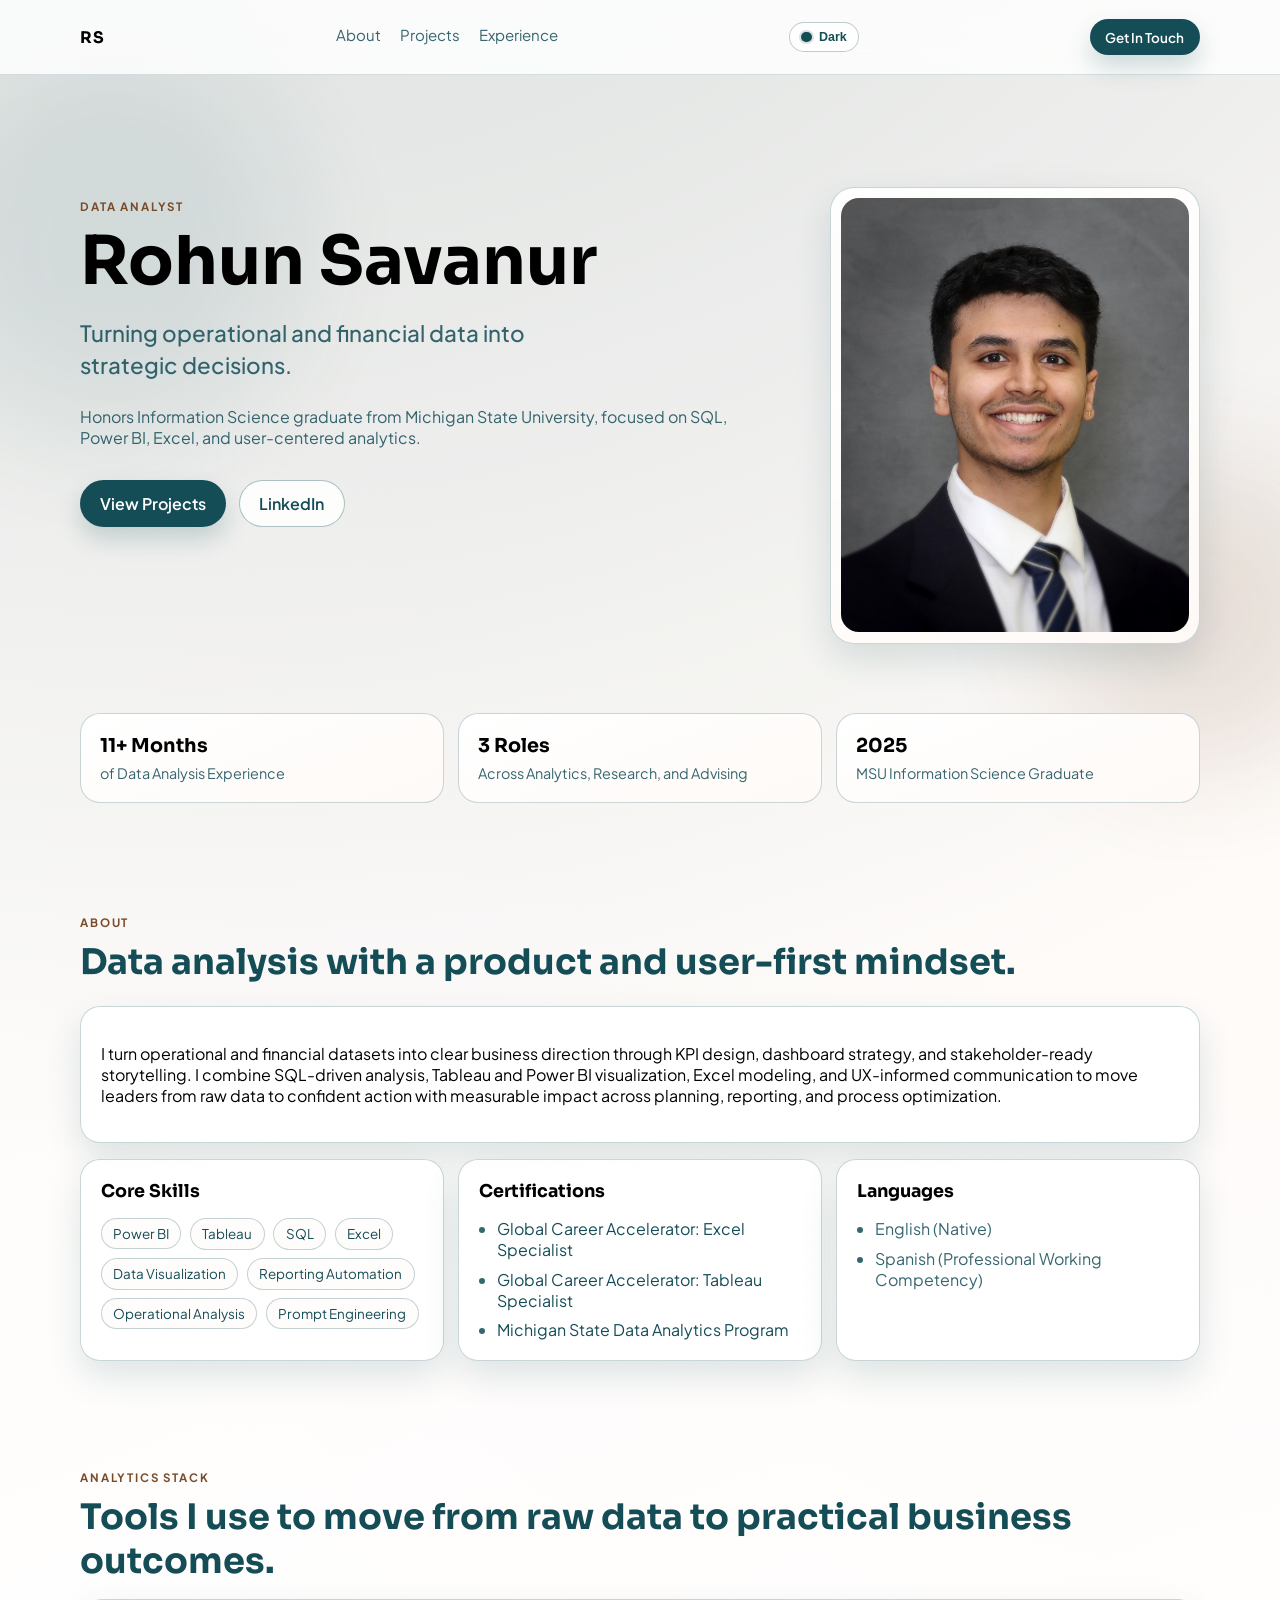
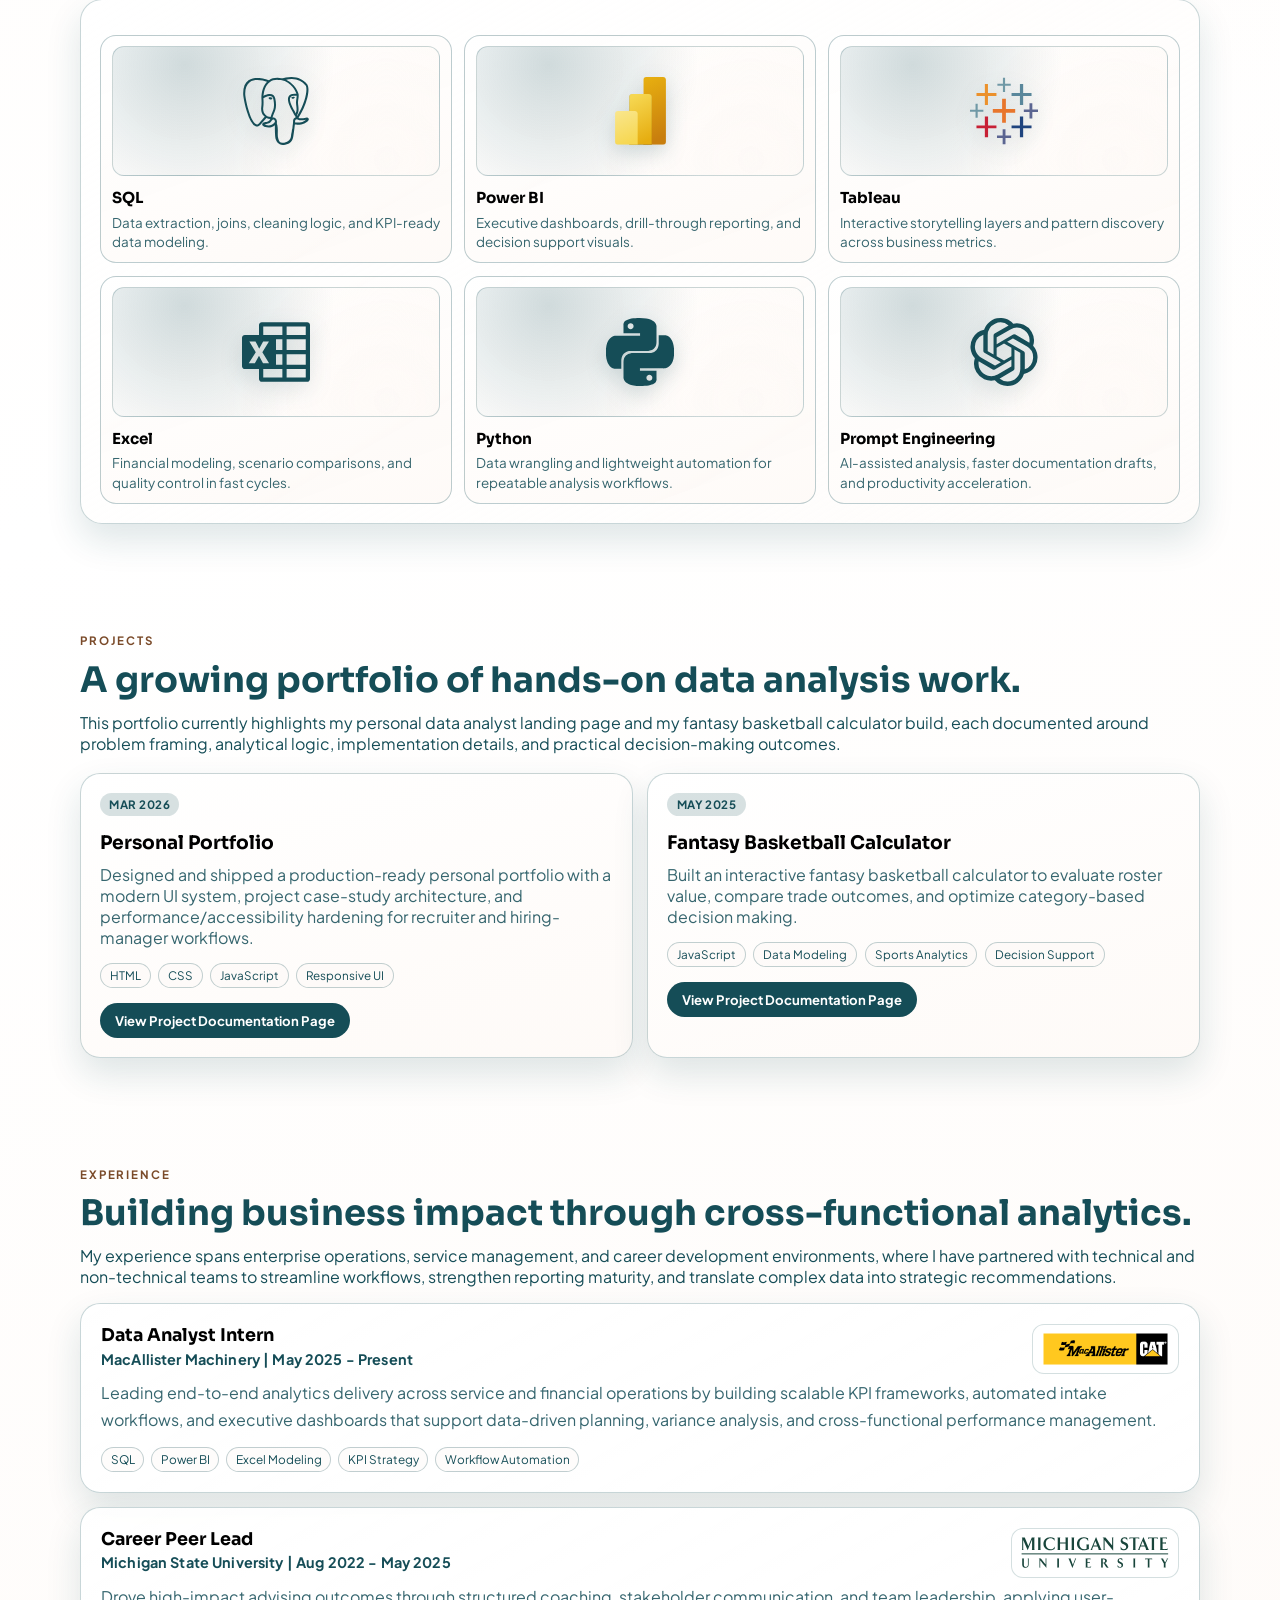
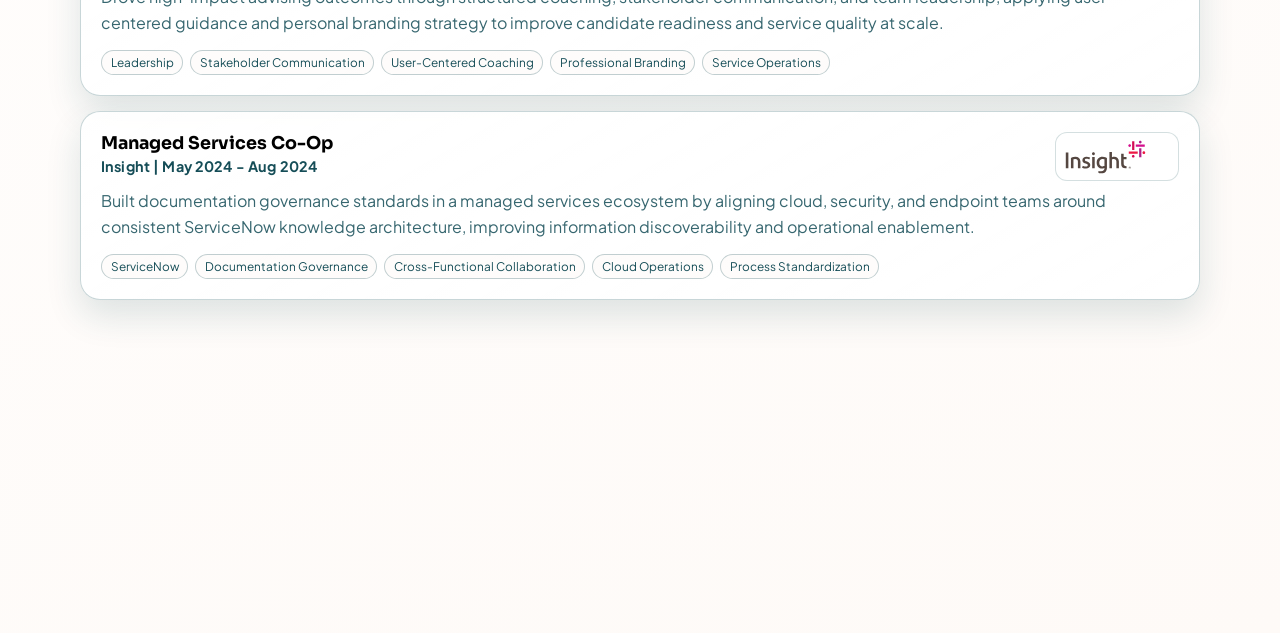
<file: index.html>
<!DOCTYPE html>
<html lang="en">
  <head>
    <meta charset="UTF-8" />
    <meta name="viewport" content="width=device-width, initial-scale=1.0" />
    <meta
      name="description"
      content="Rohun Savanur - Data Analyst portfolio featuring experience, skills, and data analysis projects."
    />
    <title>Rohun Savanur | Data Analyst</title>
    <link rel="preconnect" href="https://fonts.googleapis.com" />
    <link rel="preconnect" href="https://fonts.gstatic.com" crossorigin />
    <link
      rel="preload"
      as="style"
      href="https://fonts.googleapis.com/css2?family=Plus+Jakarta+Sans:wght@400;500;600;700&family=Sora:wght@500;600;700;800&display=swap"
    />
    <link
      href="https://fonts.googleapis.com/css2?family=Plus+Jakarta+Sans:wght@400;500;600;700&family=Sora:wght@500;600;700;800&display=swap"
      rel="stylesheet"
      media="print"
      onload="this.media='all'"
    />
    <noscript>
      <link
        href="https://fonts.googleapis.com/css2?family=Plus+Jakarta+Sans:wght@400;500;600;700&family=Sora:wght@500;600;700;800&display=swap"
        rel="stylesheet"
      />
    </noscript>
    <script>
      (() => {
        try {
          const storedTheme = localStorage.getItem("rohun-theme");
          const prefersDark = window.matchMedia("(prefers-color-scheme: dark)").matches;
          const theme = storedTheme || (prefersDark ? "dark" : "light");
          document.documentElement.setAttribute("data-theme", theme);
        } catch (_) {}
      })();
    </script>
    <link rel="preload" as="image" href="./assets/generated/portrait-clean-neutral.jpg" />
    <link rel="stylesheet" href="./styles.css?v=20260306-2805" />
  </head>
  <body>
    <a class="skip-link" href="#main-content">Skip to main content</a>
    <div class="page-noise" aria-hidden="true"></div>
    <div class="bg-orb orb-a" aria-hidden="true"></div>
    <div class="bg-orb orb-b" aria-hidden="true"></div>
    <div class="bg-orb orb-c" aria-hidden="true"></div>

    <header class="site-header">
      <div class="container nav-wrap">
        <a href="#top" class="brand">RS</a>
        <nav class="main-nav">
          <a href="#about">About</a>
          <a href="#projects">Projects</a>
          <a href="#experience">Experience</a>
        </nav>
        <button class="theme-toggle" id="theme-toggle" type="button" aria-label="Toggle dark mode" aria-pressed="false">
          <span class="theme-toggle-icon" aria-hidden="true"></span>
          <span class="theme-toggle-text">Dark</span>
        </button>
        <a class="btn btn-small" href="#contact">Get In Touch</a>
      </div>
    </header>

    <main id="main-content" tabindex="-1">
      <section id="top" class="hero container">
        <div class="hero-main">
          <p class="eyebrow reveal">Data Analyst</p>
          <h1 class="hero-title reveal">
            Rohun Savanur
            <span>Turning operational and financial data into strategic decisions.</span>
          </h1>
          <p class="hero-copy reveal">
            Honors Information Science graduate from Michigan State University, focused on
            SQL, Power BI, Excel, and user-centered analytics.
          </p>
          <div class="hero-actions reveal">
            <a class="btn" href="#projects">View Projects</a>
            <a class="btn btn-ghost" href="https://www.linkedin.com/in/rohun-savanur" target="_blank" rel="noreferrer">LinkedIn</a>
          </div>
        </div>
        <aside class="profile-card reveal" aria-label="Profile Photo">
          <img
            src="./assets/generated/portrait-clean-neutral.jpg"
            alt="Rohun Savanur portrait"
            class="profile-photo"
            loading="eager"
            decoding="async"
            fetchpriority="high"
            width="1200"
            height="1500"
            onerror="this.style.display='none';this.nextElementSibling.style.display='grid';"
          />
          <span class="photo-fallback" aria-hidden="true">RS</span>
        </aside>
        <ul class="hero-metrics reveal">
          <li>
            <strong>11+ Months</strong>
            <span>of Data Analysis Experience</span>
          </li>
          <li>
            <strong>3 Roles</strong>
            <span>Across Analytics, Research, and Advising</span>
          </li>
          <li>
            <strong>2025</strong>
            <span>MSU Information Science Graduate</span>
          </li>
        </ul>
      </section>

      <section id="about" class="container section">
        <div class="section-head reveal">
          <p class="eyebrow">About</p>
          <h2>Data analysis with a product and user-first mindset.</h2>
        </div>
        <div class="glass-card reveal about-summary">
          <p>
            I turn operational and financial datasets into clear business direction through KPI
            design, dashboard strategy, and stakeholder-ready storytelling. I combine
            SQL-driven analysis, Tableau and Power BI visualization, Excel modeling, and
            UX-informed communication to move leaders from raw data to confident action with
            measurable impact across planning, reporting, and process optimization.
          </p>
        </div>
        <div class="info-grid about-info-grid">
          <article class="glass-card reveal">
            <h3>Core Skills</h3>
            <div class="chip-list">
              <span>Power BI</span>
              <span>Tableau</span>
              <span>SQL</span>
              <span>Excel</span>
              <span>Data Visualization</span>
              <span>Reporting Automation</span>
              <span>Operational Analysis</span>
              <span>Prompt Engineering</span>
            </div>
          </article>
          <article class="glass-card reveal">
            <h3>Certifications</h3>
            <ul class="line-list">
              <li>
                <a
                  class="cert-link"
                  href="https://www.credential.net/4bf089e6-28fd-4d25-ae80-72ae07eb51d3#acc.ymshSMJB"
                  target="_blank"
                  rel="noreferrer"
                >
                  Global Career Accelerator: Excel Specialist
                </a>
              </li>
              <li>
                <a
                  class="cert-link"
                  href="https://www.credential.net/a03b7385-3b08-4fc4-b722-579c19a0cea2#acc.MQ4YEDSy"
                  target="_blank"
                  rel="noreferrer"
                >
                  Global Career Accelerator: Tableau Specialist
                </a>
              </li>
              <li>
                <a
                  class="cert-link"
                  href="https://www.credential.net/29228788-28ba-4c00-afea-074103724b46#acc.a4CGwIfx"
                  target="_blank"
                  rel="noreferrer"
                >
                  Michigan State Data Analytics Program
                </a>
              </li>
            </ul>
          </article>
          <article class="glass-card reveal">
            <h3>Languages</h3>
            <ul class="line-list">
              <li>English (Native)</li>
              <li>Spanish (Professional Working Competency)</li>
            </ul>
          </article>
        </div>
      </section>

      <section id="analytics-stack" class="container section">
        <div class="section-head reveal">
          <p class="eyebrow">Analytics Stack</p>
          <h2>Tools I use to move from raw data to practical business outcomes.</h2>
        </div>
        <div class="tools-showcase reveal" aria-label="Analytics Stack">
          <div class="tools-grid">
            <article class="tool-card">
              <div class="tool-photo">
                <img
                  src="./assets/tool-icons/sql.svg"
                  alt="SQL data querying tool icon"
                  loading="lazy"
                />
              </div>
              <h3>SQL</h3>
              <p>Data extraction, joins, cleaning logic, and KPI-ready data modeling.</p>
            </article>
            <article class="tool-card">
              <div class="tool-photo">
                <img
                  src="./assets/tool-icons/powerbi.svg"
                  alt="Power BI tool icon"
                  loading="lazy"
                />
              </div>
              <h3>Power BI</h3>
              <p>Executive dashboards, drill-through reporting, and decision support visuals.</p>
            </article>
            <article class="tool-card">
              <div class="tool-photo">
                <img
                  src="./assets/tool-icons/tableau.svg"
                  alt="Tableau tool icon"
                  loading="lazy"
                />
              </div>
              <h3>Tableau</h3>
              <p>Interactive storytelling layers and pattern discovery across business metrics.</p>
            </article>
            <article class="tool-card">
              <div class="tool-photo">
                <img
                  src="./assets/tool-icons/excel.svg"
                  alt="Microsoft Excel tool icon"
                  loading="lazy"
                />
              </div>
              <h3>Excel</h3>
              <p>Financial modeling, scenario comparisons, and quality control in fast cycles.</p>
            </article>
            <article class="tool-card">
              <div class="tool-photo">
                <img
                  src="./assets/tool-icons/python.svg"
                  alt="Python tool icon"
                  loading="lazy"
                />
              </div>
              <h3>Python</h3>
              <p>Data wrangling and lightweight automation for repeatable analysis workflows.</p>
            </article>
            <article class="tool-card">
              <div class="tool-photo">
                <img
                  src="./assets/tool-icons/prompt-engineering.svg"
                  alt="Prompt engineering and AI workflow icon"
                  loading="lazy"
                />
              </div>
              <h3>Prompt Engineering</h3>
              <p>AI-assisted analysis, faster documentation drafts, and productivity acceleration.</p>
            </article>
          </div>
        </div>
      </section>

      <section id="projects" class="container section">
        <div class="section-head reveal">
          <p class="eyebrow">Projects</p>
          <h2>A growing portfolio of hands-on data analysis work.</h2>
          <p>
            This portfolio currently highlights my personal data analyst landing page and my
            fantasy basketball calculator build, each documented around problem framing,
            analytical logic, implementation details, and practical decision-making outcomes.
          </p>
        </div>
        <div id="projects-grid" class="projects-grid"></div>
      </section>

      <section id="experience" class="container section">
        <div class="section-head reveal">
          <p class="eyebrow">Experience</p>
          <h2>Building business impact through cross-functional analytics.</h2>
          <p>
            My experience spans enterprise operations, service management, and career
            development environments, where I have partnered with technical and non-technical
            teams to streamline workflows, strengthen reporting maturity, and translate complex
            data into strategic recommendations.
          </p>
        </div>
        <div class="timeline">
          <article class="glass-card reveal">
            <div class="experience-head">
              <div>
                <h3>Data Analyst Intern</h3>
                <p class="role-meta">MacAllister Machinery | May 2025 - Present</p>
              </div>
              <div class="experience-logo-wrap">
                <img
                  class="experience-logo"
                  src="./assets/company-logos/macallister-machinery.png"
                  alt="MacAllister Machinery logo"
                  loading="lazy"
                  decoding="async"
                  width="214"
                  height="57"
                />
              </div>
            </div>
            <p class="experience-summary">
              Leading end-to-end analytics delivery across service and financial operations by
              building scalable KPI frameworks, automated intake workflows, and executive
              dashboards that support data-driven planning, variance analysis, and
              cross-functional performance management.
            </p>
            <div class="experience-skills">
              <span>SQL</span>
              <span>Power BI</span>
              <span>Excel Modeling</span>
              <span>KPI Strategy</span>
              <span>Workflow Automation</span>
            </div>
          </article>
          <article class="glass-card reveal">
            <div class="experience-head">
              <div>
                <h3>Career Peer Lead</h3>
                <p class="role-meta">Michigan State University | Aug 2022 - May 2025</p>
              </div>
              <div class="experience-logo-wrap">
                <img
                  class="experience-logo"
                  src="./assets/company-logos/michigan-state-university.svg"
                  alt="Michigan State University logo"
                  loading="lazy"
                  decoding="async"
                  width="160"
                  height="40"
                />
              </div>
            </div>
            <p class="experience-summary">
              Drove high-impact advising outcomes through structured coaching, stakeholder
              communication, and team leadership, applying user-centered guidance and personal
              branding strategy to improve candidate readiness and service quality at scale.
            </p>
            <div class="experience-skills">
              <span>Leadership</span>
              <span>Stakeholder Communication</span>
              <span>User-Centered Coaching</span>
              <span>Professional Branding</span>
              <span>Service Operations</span>
            </div>
          </article>
          <article class="glass-card reveal">
            <div class="experience-head">
              <div>
                <h3>Managed Services Co-Op</h3>
                <p class="role-meta">Insight | May 2024 - Aug 2024</p>
              </div>
              <div class="experience-logo-wrap">
                <img
                  class="experience-logo"
                  src="./assets/company-logos/insight.svg"
                  alt="Insight logo"
                  loading="lazy"
                  decoding="async"
                  width="160"
                  height="40"
                />
              </div>
            </div>
            <p class="experience-summary">
              Built documentation governance standards in a managed services ecosystem by
              aligning cloud, security, and endpoint teams around consistent ServiceNow
              knowledge architecture, improving information discoverability and operational
              enablement.
            </p>
            <div class="experience-skills">
              <span>ServiceNow</span>
              <span>Documentation Governance</span>
              <span>Cross-Functional Collaboration</span>
              <span>Cloud Operations</span>
              <span>Process Standardization</span>
            </div>
          </article>
        </div>
      </section>
    </main>

    <footer id="contact" class="container footer reveal">
      <div>
        <h2>Let's connect.</h2>
        <p>Open to data analyst opportunities and collaborations.</p>
      </div>
      <div class="contact-links">
        <a href="mailto:rohunsava@gmail.com">rohunsava@gmail.com</a>
        <a href="https://www.linkedin.com/in/rohun-savanur" target="_blank" rel="noreferrer">
          linkedin.com/in/rohun-savanur
        </a>
      </div>
      <p class="footer-note">(c) <span id="year"></span> Rohun Savanur</p>
    </footer>

    <script src="./script.js?v=20260306-2805"></script>
  </body>
</html>
</file>
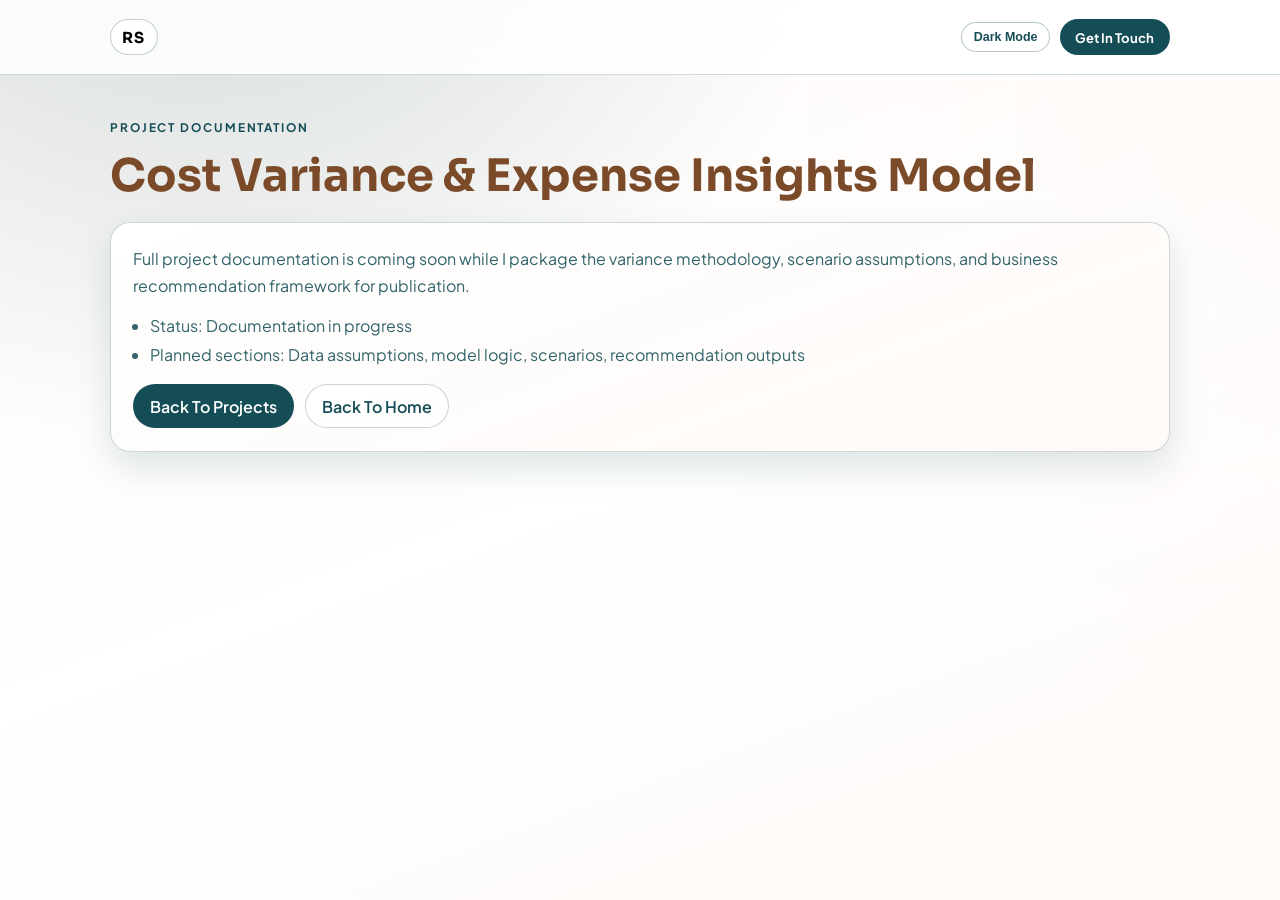
<file: projects/cost-variance-expense-insights-model.html>
<!DOCTYPE html>
<html lang="en">
  <head>
    <meta charset="UTF-8" />
    <meta name="viewport" content="width=device-width, initial-scale=1.0" />
    <title>Cost Variance & Expense Insights Model | Rohun Savanur</title>
    <link rel="preconnect" href="https://fonts.googleapis.com" />
    <link rel="preconnect" href="https://fonts.gstatic.com" crossorigin />
    <link
      href="https://fonts.googleapis.com/css2?family=Plus+Jakarta+Sans:wght@400;500;600;700&family=Sora:wght@500;600;700;800&display=swap"
      rel="stylesheet"
    />
    <script>
      (() => {
        try {
          const storedTheme = localStorage.getItem("rohun-theme");
          const prefersDark = window.matchMedia("(prefers-color-scheme: dark)").matches;
          const theme = storedTheme || (prefersDark ? "dark" : "light");
          document.documentElement.setAttribute("data-theme", theme);
        } catch (_) {}
      })();
    </script>
    <link rel="stylesheet" href="./project-doc.css?v=20260311-0001" />
  </head>
  <body>
    <header class="doc-header">
      <div class="container doc-nav-wrap">
        <a href="../index.html#top" class="doc-brand" aria-label="Back to home">RS</a>
        <div class="doc-nav-actions">
          <button class="doc-theme-toggle" id="doc-theme-toggle" type="button" aria-label="Toggle dark mode" aria-pressed="false">Dark Mode</button>
          <a class="doc-contact-btn" href="../index.html#contact">Get In Touch</a>
        </div>
      </div>
    </header>
    <main class="container doc-wrap">
      <p class="eyebrow">Project Documentation</p>
      <h1>Cost Variance & Expense Insights Model</h1>
      <article class="doc-card">
        <p>
          Full project documentation is coming soon while I package the variance methodology,
          scenario assumptions, and business recommendation framework for publication.
        </p>
        <ul class="doc-list">
          <li>Status: Documentation in progress</li>
          <li>Planned sections: Data assumptions, model logic, scenarios, recommendation outputs</li>
        </ul>
        <div class="actions">
          <a class="btn" href="../index.html#projects">Back To Projects</a>
          <a class="btn btn-ghost" href="../index.html">Back To Home</a>
        </div>
      </article>
    </main>
      <script>
      (() => {
        const key = "rohun-theme";
        const root = document.documentElement;
        const toggle = document.getElementById("doc-theme-toggle");
        if (!toggle) return;

        const setLabel = (theme) => {
          toggle.textContent = theme === "dark" ? "Light Mode" : "Dark Mode";
          toggle.setAttribute("aria-pressed", theme === "dark" ? "true" : "false");
        };

        const getTheme = () => (root.getAttribute("data-theme") === "dark" ? "dark" : "light");
        setLabel(getTheme());

        toggle.addEventListener("click", () => {
          const nextTheme = getTheme() === "dark" ? "light" : "dark";
          root.setAttribute("data-theme", nextTheme);
          try {
            localStorage.setItem(key, nextTheme);
          } catch (_) {}
          setLabel(nextTheme);
        });
      })();
    </script>
  </body>
</html>
</file>
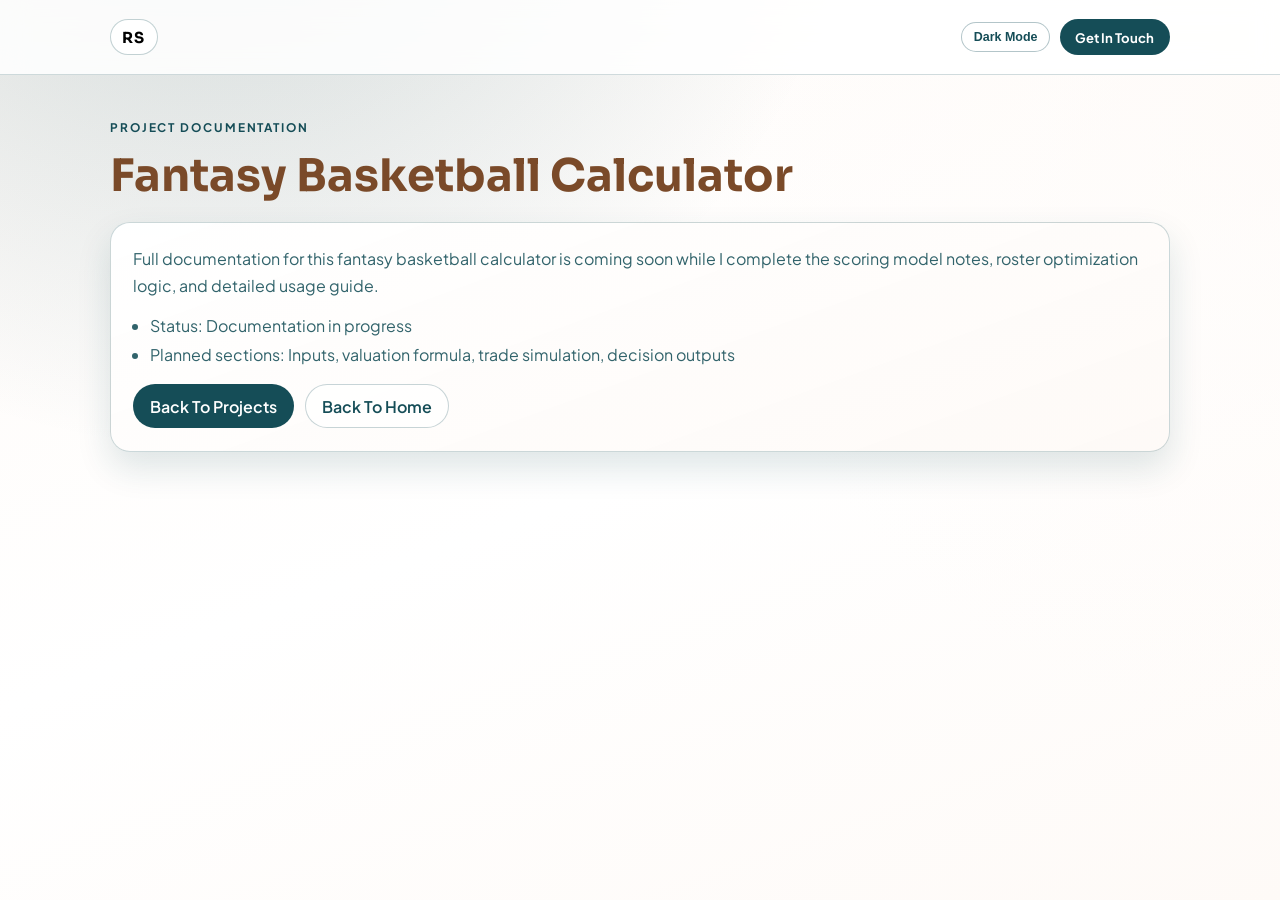
<file: projects/fantasy-basketball-calculator.html>
<!DOCTYPE html>
<html lang="en">
  <head>
    <meta charset="UTF-8" />
    <meta name="viewport" content="width=device-width, initial-scale=1.0" />
    <title>Fantasy Basketball Calculator | Rohun Savanur</title>
    <link rel="preconnect" href="https://fonts.googleapis.com" />
    <link rel="preconnect" href="https://fonts.gstatic.com" crossorigin />
    <link
      href="https://fonts.googleapis.com/css2?family=Plus+Jakarta+Sans:wght@400;500;600;700&family=Sora:wght@500;600;700;800&display=swap"
      rel="stylesheet"
    />
    <script>
      (() => {
        try {
          const storedTheme = localStorage.getItem("rohun-theme");
          const prefersDark = window.matchMedia("(prefers-color-scheme: dark)").matches;
          const theme = storedTheme || (prefersDark ? "dark" : "light");
          document.documentElement.setAttribute("data-theme", theme);
        } catch (_) {}
      })();
    </script>
    <link rel="stylesheet" href="./project-doc.css?v=20260311-0001" />
  </head>
  <body>
    <header class="doc-header">
      <div class="container doc-nav-wrap">
        <a href="../index.html#top" class="doc-brand" aria-label="Back to home">RS</a>
        <div class="doc-nav-actions">
          <button class="doc-theme-toggle" id="doc-theme-toggle" type="button" aria-label="Toggle dark mode" aria-pressed="false">Dark Mode</button>
          <a class="doc-contact-btn" href="../index.html#contact">Get In Touch</a>
        </div>
      </div>
    </header>
    <main class="container doc-wrap">
      <p class="eyebrow">Project Documentation</p>
      <h1>Fantasy Basketball Calculator</h1>
      <article class="doc-card">
        <p>
          Full documentation for this fantasy basketball calculator is coming soon while I
          complete the scoring model notes, roster optimization logic, and detailed usage guide.
        </p>
        <ul class="doc-list">
          <li>Status: Documentation in progress</li>
          <li>Planned sections: Inputs, valuation formula, trade simulation, decision outputs</li>
        </ul>
        <div class="actions">
          <a class="btn" href="../index.html#projects">Back To Projects</a>
          <a class="btn btn-ghost" href="../index.html">Back To Home</a>
        </div>
      </article>
    </main>
      <script>
      (() => {
        const key = "rohun-theme";
        const root = document.documentElement;
        const toggle = document.getElementById("doc-theme-toggle");
        if (!toggle) return;

        const setLabel = (theme) => {
          toggle.textContent = theme === "dark" ? "Light Mode" : "Dark Mode";
          toggle.setAttribute("aria-pressed", theme === "dark" ? "true" : "false");
        };

        const getTheme = () => (root.getAttribute("data-theme") === "dark" ? "dark" : "light");
        setLabel(getTheme());

        toggle.addEventListener("click", () => {
          const nextTheme = getTheme() === "dark" ? "light" : "dark";
          root.setAttribute("data-theme", nextTheme);
          try {
            localStorage.setItem(key, nextTheme);
          } catch (_) {}
          setLabel(nextTheme);
        });
      })();
    </script>
  </body>
</html>
</file>
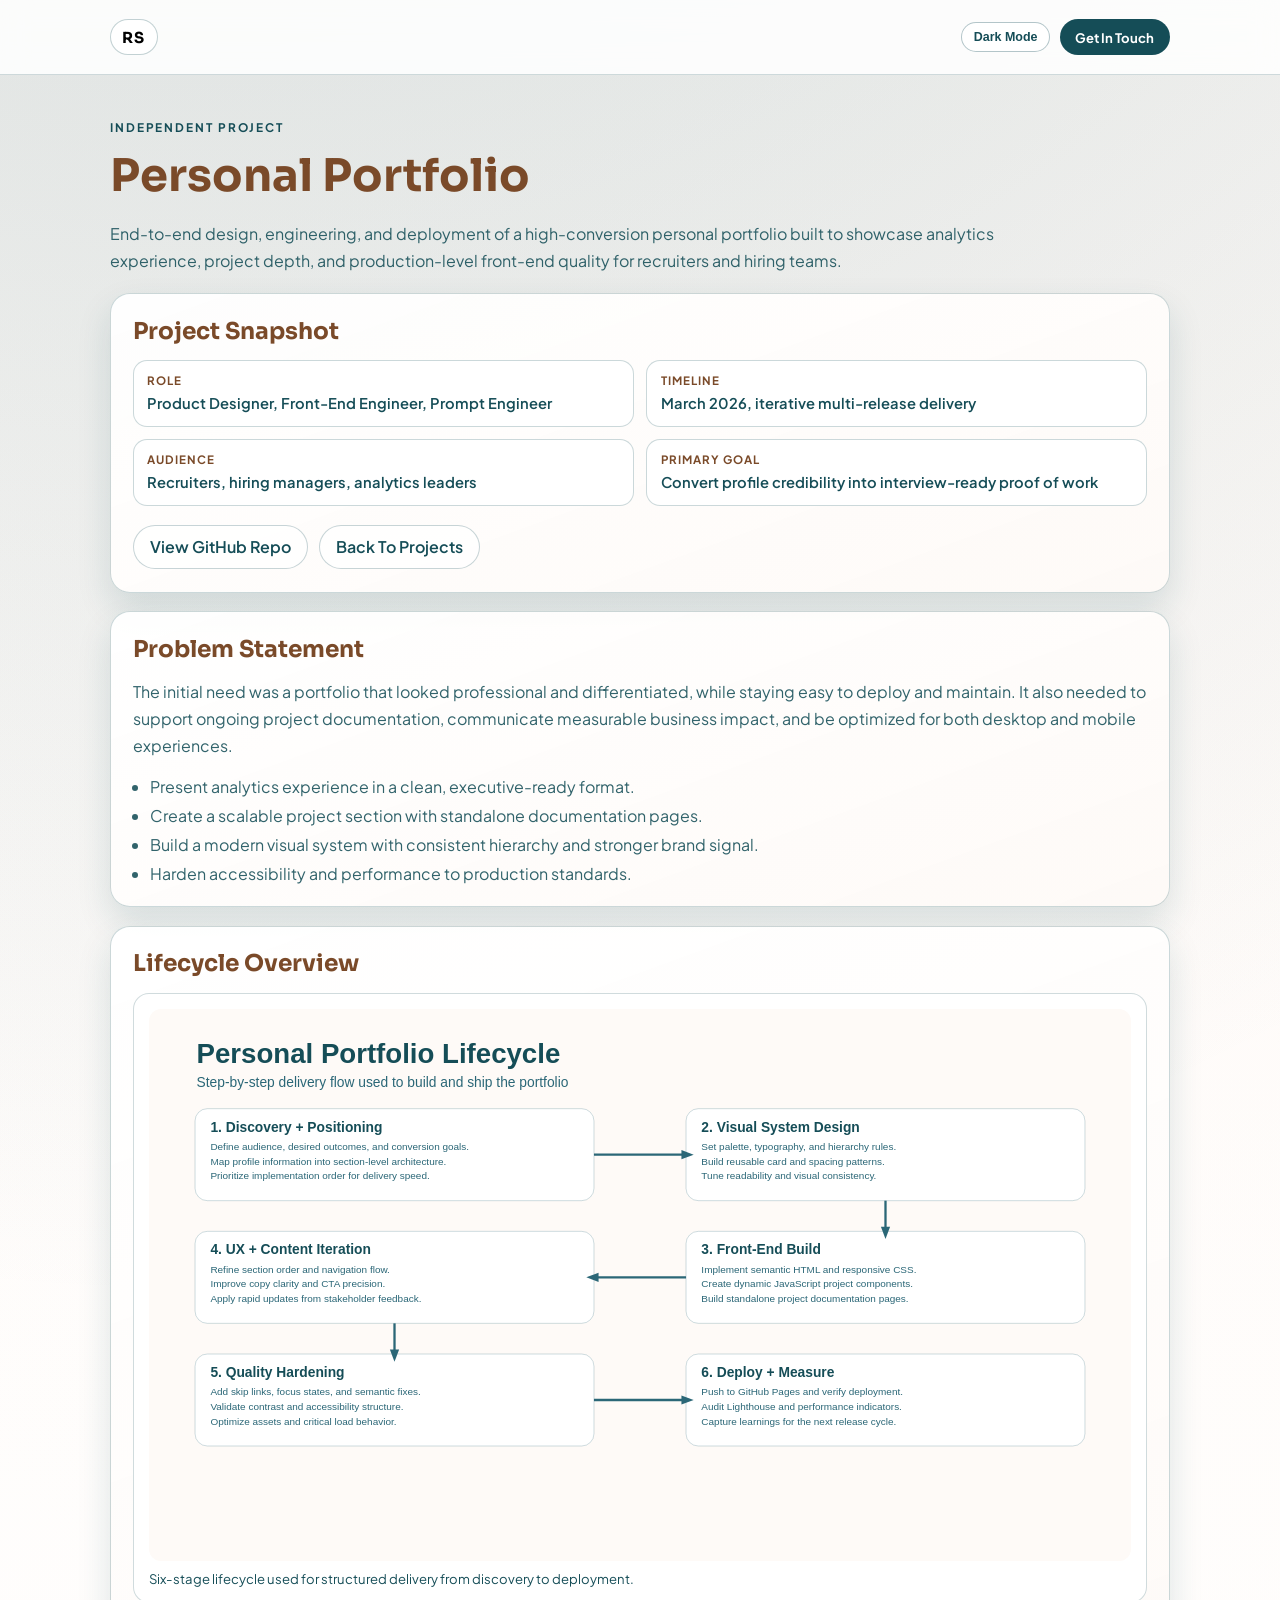
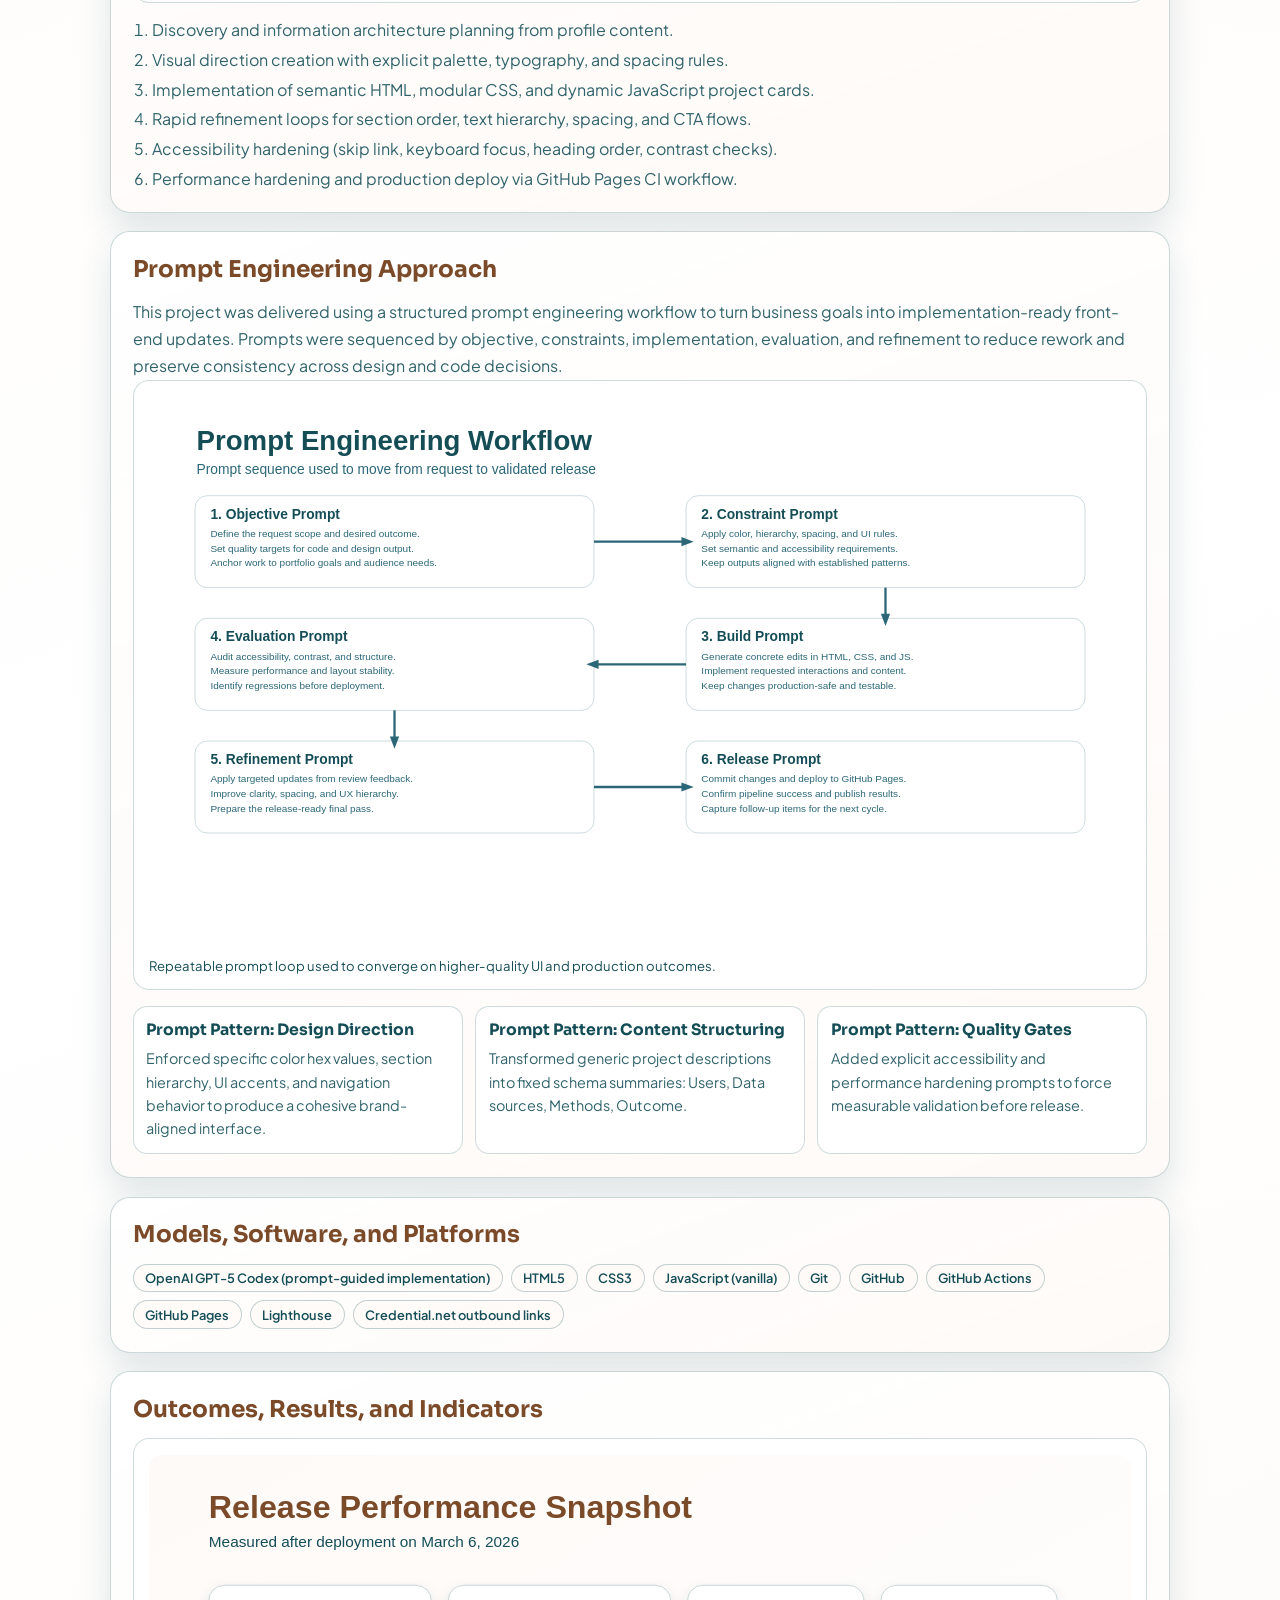
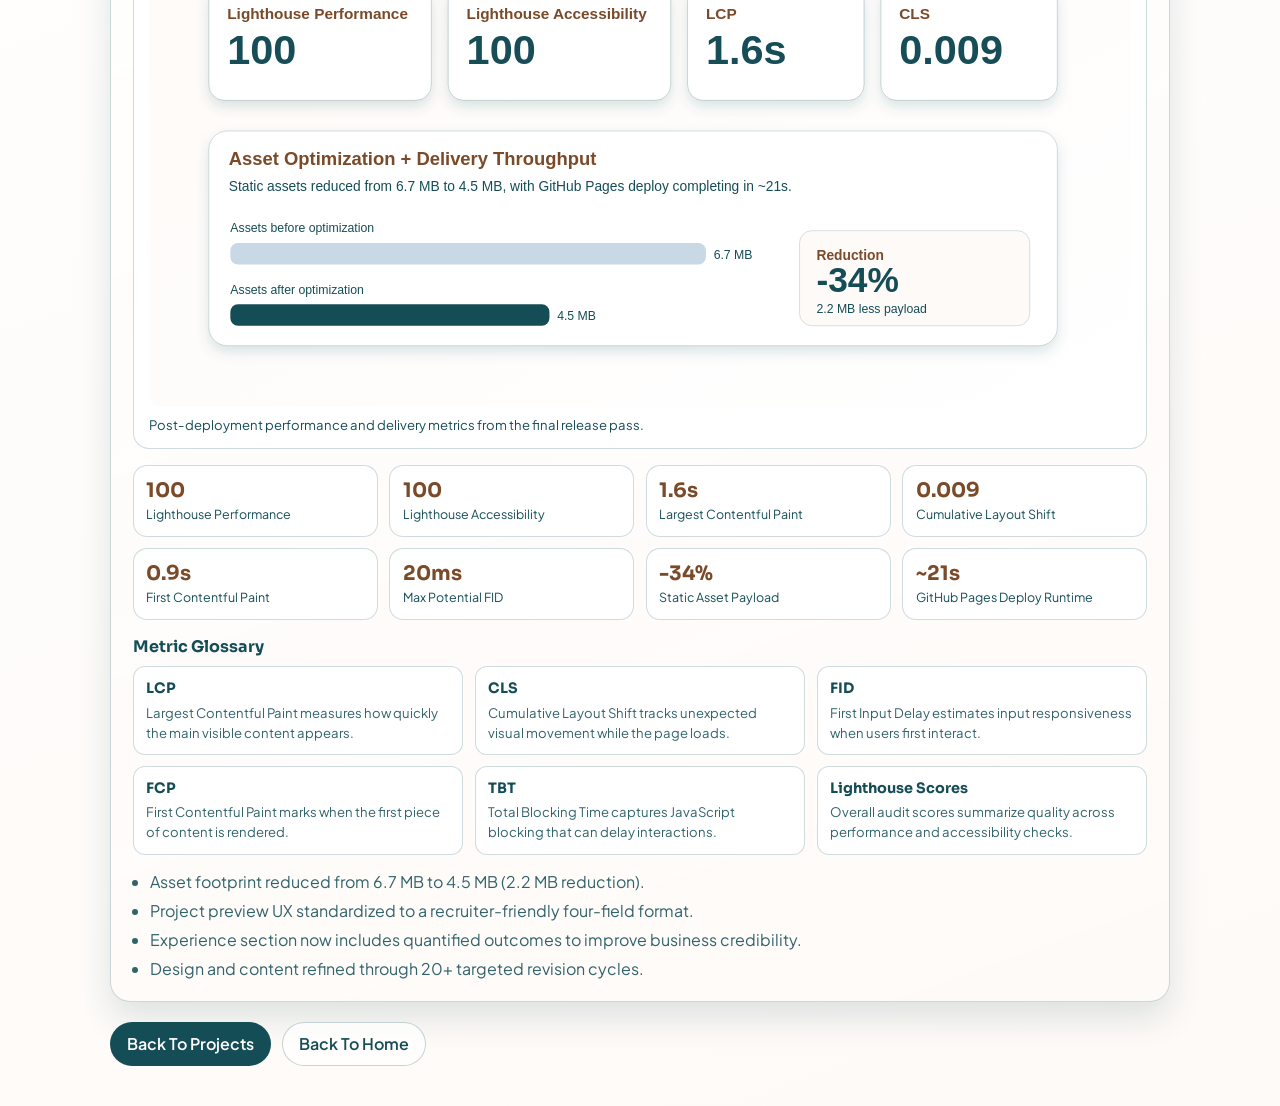
<file: projects/personal-data-analyst-landing-page.html>
<!DOCTYPE html>
<html lang="en">
  <head>
    <meta charset="UTF-8" />
    <meta name="viewport" content="width=device-width, initial-scale=1.0" />
    <title>Personal Portfolio Independent Project | Rohun Savanur</title>
    <link rel="preconnect" href="https://fonts.googleapis.com" />
    <link rel="preconnect" href="https://fonts.gstatic.com" crossorigin />
    <link
      href="https://fonts.googleapis.com/css2?family=Plus+Jakarta+Sans:wght@400;500;600;700&family=Sora:wght@500;600;700;800&display=swap"
      rel="stylesheet"
    />
    <script>
      (() => {
        try {
          const storedTheme = localStorage.getItem("rohun-theme");
          const prefersDark = window.matchMedia("(prefers-color-scheme: dark)").matches;
          const theme = storedTheme || (prefersDark ? "dark" : "light");
          document.documentElement.setAttribute("data-theme", theme);
        } catch (_) {}
      })();
    </script>
    <link rel="stylesheet" href="./project-doc.css?v=20260311-0001" />
  </head>
  <body>
    <header class="doc-header">
      <div class="container doc-nav-wrap">
        <a href="../index.html#top" class="doc-brand" aria-label="Back to home">RS</a>
        <div class="doc-nav-actions">
          <button class="doc-theme-toggle" id="doc-theme-toggle" type="button" aria-label="Toggle dark mode" aria-pressed="false">Dark Mode</button>
          <a class="doc-contact-btn" href="../index.html#contact">Get In Touch</a>
        </div>
      </div>
    </header>
    <main class="container doc-wrap">
      <p class="eyebrow">Independent Project</p>
      <h1>Personal Portfolio</h1>
      <p class="doc-lead">
        End-to-end design, engineering, and deployment of a high-conversion personal portfolio
        built to showcase analytics experience, project depth, and production-level front-end
        quality for recruiters and hiring teams.
      </p>

      <article class="doc-card case-section">
        <h2>Project Snapshot</h2>
        <div class="meta-grid">
          <div class="meta-item">
            <span class="meta-label">Role</span>
            <span class="meta-value">Product Designer, Front-End Engineer, Prompt Engineer</span>
          </div>
          <div class="meta-item">
            <span class="meta-label">Timeline</span>
            <span class="meta-value">March 2026, iterative multi-release delivery</span>
          </div>
          <div class="meta-item">
            <span class="meta-label">Audience</span>
            <span class="meta-value">Recruiters, hiring managers, analytics leaders</span>
          </div>
          <div class="meta-item">
            <span class="meta-label">Primary Goal</span>
            <span class="meta-value">Convert profile credibility into interview-ready proof of work</span>
          </div>
        </div>
        <div class="actions">
          <a class="btn btn-ghost" href="https://github.com/rohunsava/rohun-portfolio" target="_blank" rel="noreferrer">View GitHub Repo</a>
          <a class="btn btn-ghost" href="../index.html#projects">Back To Projects</a>
        </div>
      </article>

      <article class="doc-card case-section">
        <h2>Problem Statement</h2>
        <p>
          The initial need was a portfolio that looked professional and differentiated, while
          staying easy to deploy and maintain. It also needed to support ongoing project
          documentation, communicate measurable business impact, and be optimized for both
          desktop and mobile experiences.
        </p>
        <ul class="doc-list">
          <li>Present analytics experience in a clean, executive-ready format.</li>
          <li>Create a scalable project section with standalone documentation pages.</li>
          <li>Build a modern visual system with consistent hierarchy and stronger brand signal.</li>
          <li>Harden accessibility and performance to production standards.</li>
        </ul>
      </article>

      <article class="doc-card case-section">
        <h2>Lifecycle Overview</h2>
        <figure class="diagram">
          <img
            class="theme-diagram"
            data-light="../assets/case-study/portfolio-lifecycle.svg"
            data-dark="../assets/case-study/portfolio-lifecycle-dark.svg"
            src="../assets/case-study/portfolio-lifecycle.svg"
            alt="Portfolio lifecycle diagram showing strategy, design, build, quality assurance, deployment, and iteration phases."
            loading="lazy"
            width="1280"
            height="720"
          />
          <figcaption>
            Six-stage lifecycle used for structured delivery from discovery to deployment.
          </figcaption>
        </figure>
        <ol class="timeline-list">
          <li>Discovery and information architecture planning from profile content.</li>
          <li>Visual direction creation with explicit palette, typography, and spacing rules.</li>
          <li>Implementation of semantic HTML, modular CSS, and dynamic JavaScript project cards.</li>
          <li>Rapid refinement loops for section order, text hierarchy, spacing, and CTA flows.</li>
          <li>Accessibility hardening (skip link, keyboard focus, heading order, contrast checks).</li>
          <li>Performance hardening and production deploy via GitHub Pages CI workflow.</li>
        </ol>
      </article>

      <article class="doc-card case-section">
        <h2>Prompt Engineering Approach</h2>
        <p>
          This project was delivered using a structured prompt engineering workflow to turn
          business goals into implementation-ready front-end updates. Prompts were sequenced by
          objective, constraints, implementation, evaluation, and refinement to reduce rework
          and preserve consistency across design and code decisions.
        </p>
        <figure class="diagram">
          <img
            class="theme-diagram"
            data-light="../assets/case-study/prompt-engineering-loop.svg"
            data-dark="../assets/case-study/prompt-engineering-loop-dark.svg"
            src="../assets/case-study/prompt-engineering-loop.svg"
            alt="Prompt engineering loop diagram showing objective, constraint, implementation, evaluation, refinement, and release prompts."
            loading="lazy"
            width="1280"
            height="720"
          />
          <figcaption>
            Repeatable prompt loop used to converge on higher-quality UI and production outcomes.
          </figcaption>
        </figure>
        <div class="case-grid">
          <div class="case-card">
            <h3>Prompt Pattern: Design Direction</h3>
            <p>
              Enforced specific color hex values, section hierarchy, UI accents, and navigation
              behavior to produce a cohesive brand-aligned interface.
            </p>
          </div>
          <div class="case-card">
            <h3>Prompt Pattern: Content Structuring</h3>
            <p>
              Transformed generic project descriptions into fixed schema summaries:
              Users, Data sources, Methods, Outcome.
            </p>
          </div>
          <div class="case-card">
            <h3>Prompt Pattern: Quality Gates</h3>
            <p>
              Added explicit accessibility and performance hardening prompts to force measurable
              validation before release.
            </p>
          </div>
        </div>
      </article>

      <article class="doc-card case-section">
        <h2>Models, Software, and Platforms</h2>
        <div class="chip-list">
          <span>OpenAI GPT-5 Codex (prompt-guided implementation)</span>
          <span>HTML5</span>
          <span>CSS3</span>
          <span>JavaScript (vanilla)</span>
          <span>Git</span>
          <span>GitHub</span>
          <span>GitHub Actions</span>
          <span>GitHub Pages</span>
          <span>Lighthouse</span>
          <span>Credential.net outbound links</span>
        </div>
      </article>

      <article class="doc-card case-section">
        <h2>Outcomes, Results, and Indicators</h2>
        <figure class="diagram">
          <img
            class="theme-diagram"
            data-light="../assets/case-study/release-metrics.svg"
            data-dark="../assets/case-study/release-metrics-dark.svg"
            src="../assets/case-study/release-metrics.svg"
            alt="Release metrics image showing Lighthouse scores, LCP, CLS, and asset reduction results."
            loading="lazy"
            width="1280"
            height="720"
          />
          <figcaption>
            Post-deployment performance and delivery metrics from the final release pass.
          </figcaption>
        </figure>
        <div class="stat-grid">
          <div class="stat-card"><span class="stat-value">100</span><span class="stat-label">Lighthouse Performance</span></div>
          <div class="stat-card"><span class="stat-value">100</span><span class="stat-label">Lighthouse Accessibility</span></div>
          <div class="stat-card"><span class="stat-value">1.6s</span><span class="stat-label">Largest Contentful Paint</span></div>
          <div class="stat-card"><span class="stat-value">0.009</span><span class="stat-label">Cumulative Layout Shift</span></div>
          <div class="stat-card"><span class="stat-value">0.9s</span><span class="stat-label">First Contentful Paint</span></div>
          <div class="stat-card"><span class="stat-value">20ms</span><span class="stat-label">Max Potential FID</span></div>
          <div class="stat-card"><span class="stat-value">-34%</span><span class="stat-label">Static Asset Payload</span></div>
          <div class="stat-card"><span class="stat-value">~21s</span><span class="stat-label">GitHub Pages Deploy Runtime</span></div>
        </div>
        <div class="metric-definitions">
          <h3>Metric Glossary</h3>
          <div class="metric-grid">
            <article class="metric-card">
              <h4>LCP</h4>
              <p>Largest Contentful Paint measures how quickly the main visible content appears.</p>
            </article>
            <article class="metric-card">
              <h4>CLS</h4>
              <p>Cumulative Layout Shift tracks unexpected visual movement while the page loads.</p>
            </article>
            <article class="metric-card">
              <h4>FID</h4>
              <p>First Input Delay estimates input responsiveness when users first interact.</p>
            </article>
            <article class="metric-card">
              <h4>FCP</h4>
              <p>First Contentful Paint marks when the first piece of content is rendered.</p>
            </article>
            <article class="metric-card">
              <h4>TBT</h4>
              <p>Total Blocking Time captures JavaScript blocking that can delay interactions.</p>
            </article>
            <article class="metric-card">
              <h4>Lighthouse Scores</h4>
              <p>Overall audit scores summarize quality across performance and accessibility checks.</p>
            </article>
          </div>
        </div>
        <ul class="doc-list">
          <li>Asset footprint reduced from 6.7 MB to 4.5 MB (2.2 MB reduction).</li>
          <li>Project preview UX standardized to a recruiter-friendly four-field format.</li>
          <li>Experience section now includes quantified outcomes to improve business credibility.</li>
          <li>Design and content refined through 20+ targeted revision cycles.</li>
        </ul>
      </article>

      <div class="actions">
        <a class="btn" href="../index.html#projects">Back To Projects</a>
        <a class="btn btn-ghost" href="../index.html">Back To Home</a>
      </div>
    </main>
      <script>
      (() => {
        const key = "rohun-theme";
        const root = document.documentElement;
        const toggle = document.getElementById("doc-theme-toggle");
        if (!toggle) return;

        const themeDiagrams = document.querySelectorAll(".theme-diagram");

        const syncDiagrams = (theme) => {
          themeDiagrams.forEach((img) => {
            const light = img.getAttribute("data-light");
            const dark = img.getAttribute("data-dark");
            if (!light || !dark) return;
            img.src = theme === "dark" ? dark : light;
          });
        };

        const setLabel = (theme) => {
          toggle.textContent = theme === "dark" ? "Light Mode" : "Dark Mode";
          toggle.setAttribute("aria-pressed", theme === "dark" ? "true" : "false");
          syncDiagrams(theme);
        };

        const getTheme = () => (root.getAttribute("data-theme") === "dark" ? "dark" : "light");
        setLabel(getTheme());

        toggle.addEventListener("click", () => {
          const nextTheme = getTheme() === "dark" ? "light" : "dark";
          root.setAttribute("data-theme", nextTheme);
          try {
            localStorage.setItem(key, nextTheme);
          } catch (_) {}
          setLabel(nextTheme);
        });
      })();
    </script>
  </body>
</html>
</file>
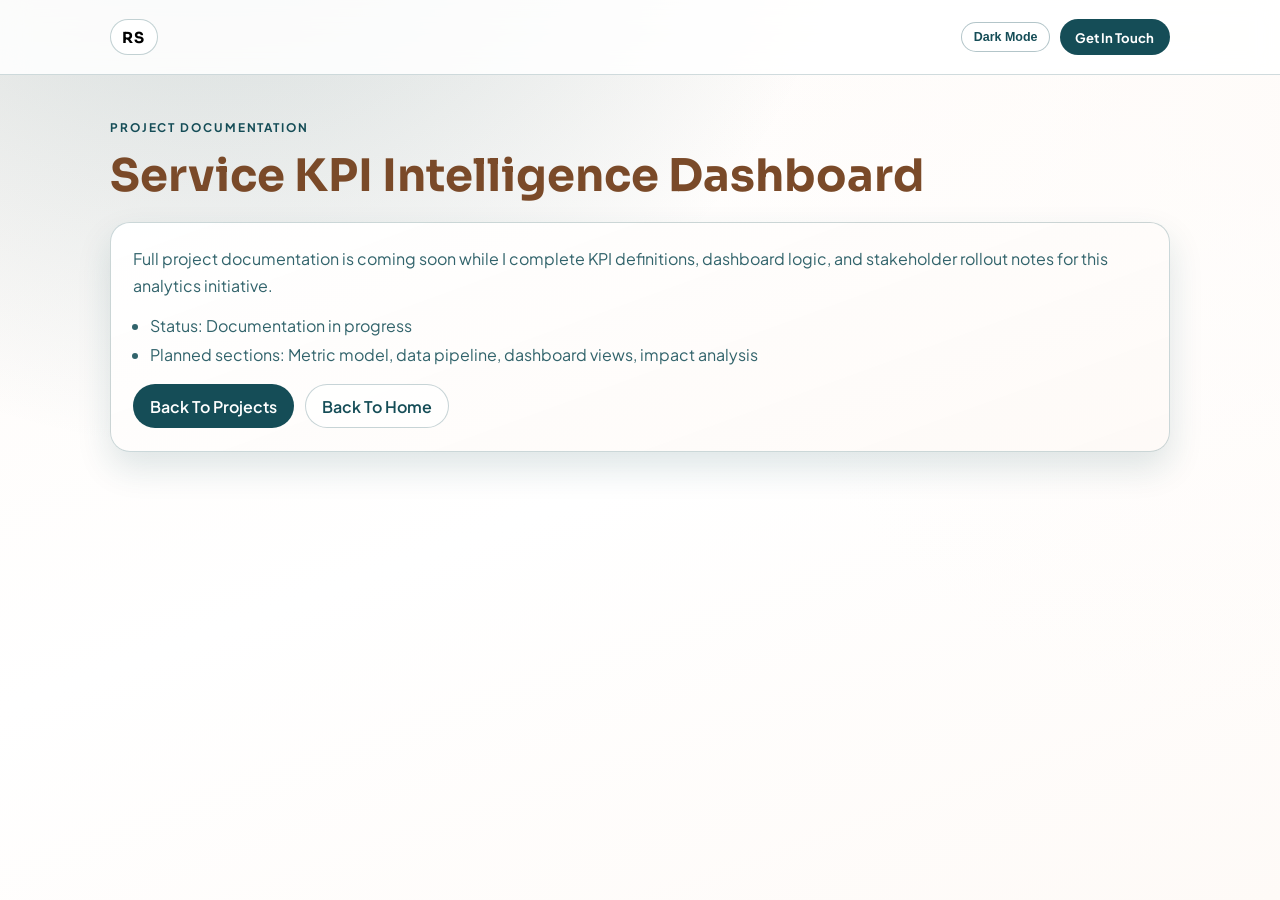
<file: projects/service-kpi-intelligence-dashboard.html>
<!DOCTYPE html>
<html lang="en">
  <head>
    <meta charset="UTF-8" />
    <meta name="viewport" content="width=device-width, initial-scale=1.0" />
    <title>Service KPI Intelligence Dashboard | Rohun Savanur</title>
    <link rel="preconnect" href="https://fonts.googleapis.com" />
    <link rel="preconnect" href="https://fonts.gstatic.com" crossorigin />
    <link
      href="https://fonts.googleapis.com/css2?family=Plus+Jakarta+Sans:wght@400;500;600;700&family=Sora:wght@500;600;700;800&display=swap"
      rel="stylesheet"
    />
    <script>
      (() => {
        try {
          const storedTheme = localStorage.getItem("rohun-theme");
          const prefersDark = window.matchMedia("(prefers-color-scheme: dark)").matches;
          const theme = storedTheme || (prefersDark ? "dark" : "light");
          document.documentElement.setAttribute("data-theme", theme);
        } catch (_) {}
      })();
    </script>
    <link rel="stylesheet" href="./project-doc.css?v=20260311-0001" />
  </head>
  <body>
    <header class="doc-header">
      <div class="container doc-nav-wrap">
        <a href="../index.html#top" class="doc-brand" aria-label="Back to home">RS</a>
        <div class="doc-nav-actions">
          <button class="doc-theme-toggle" id="doc-theme-toggle" type="button" aria-label="Toggle dark mode" aria-pressed="false">Dark Mode</button>
          <a class="doc-contact-btn" href="../index.html#contact">Get In Touch</a>
        </div>
      </div>
    </header>
    <main class="container doc-wrap">
      <p class="eyebrow">Project Documentation</p>
      <h1>Service KPI Intelligence Dashboard</h1>
      <article class="doc-card">
        <p>
          Full project documentation is coming soon while I complete KPI definitions,
          dashboard logic, and stakeholder rollout notes for this analytics initiative.
        </p>
        <ul class="doc-list">
          <li>Status: Documentation in progress</li>
          <li>Planned sections: Metric model, data pipeline, dashboard views, impact analysis</li>
        </ul>
        <div class="actions">
          <a class="btn" href="../index.html#projects">Back To Projects</a>
          <a class="btn btn-ghost" href="../index.html">Back To Home</a>
        </div>
      </article>
    </main>
      <script>
      (() => {
        const key = "rohun-theme";
        const root = document.documentElement;
        const toggle = document.getElementById("doc-theme-toggle");
        if (!toggle) return;

        const setLabel = (theme) => {
          toggle.textContent = theme === "dark" ? "Light Mode" : "Dark Mode";
          toggle.setAttribute("aria-pressed", theme === "dark" ? "true" : "false");
        };

        const getTheme = () => (root.getAttribute("data-theme") === "dark" ? "dark" : "light");
        setLabel(getTheme());

        toggle.addEventListener("click", () => {
          const nextTheme = getTheme() === "dark" ? "light" : "dark";
          root.setAttribute("data-theme", nextTheme);
          try {
            localStorage.setItem(key, nextTheme);
          } catch (_) {}
          setLabel(nextTheme);
        });
      })();
    </script>
  </body>
</html>
</file>
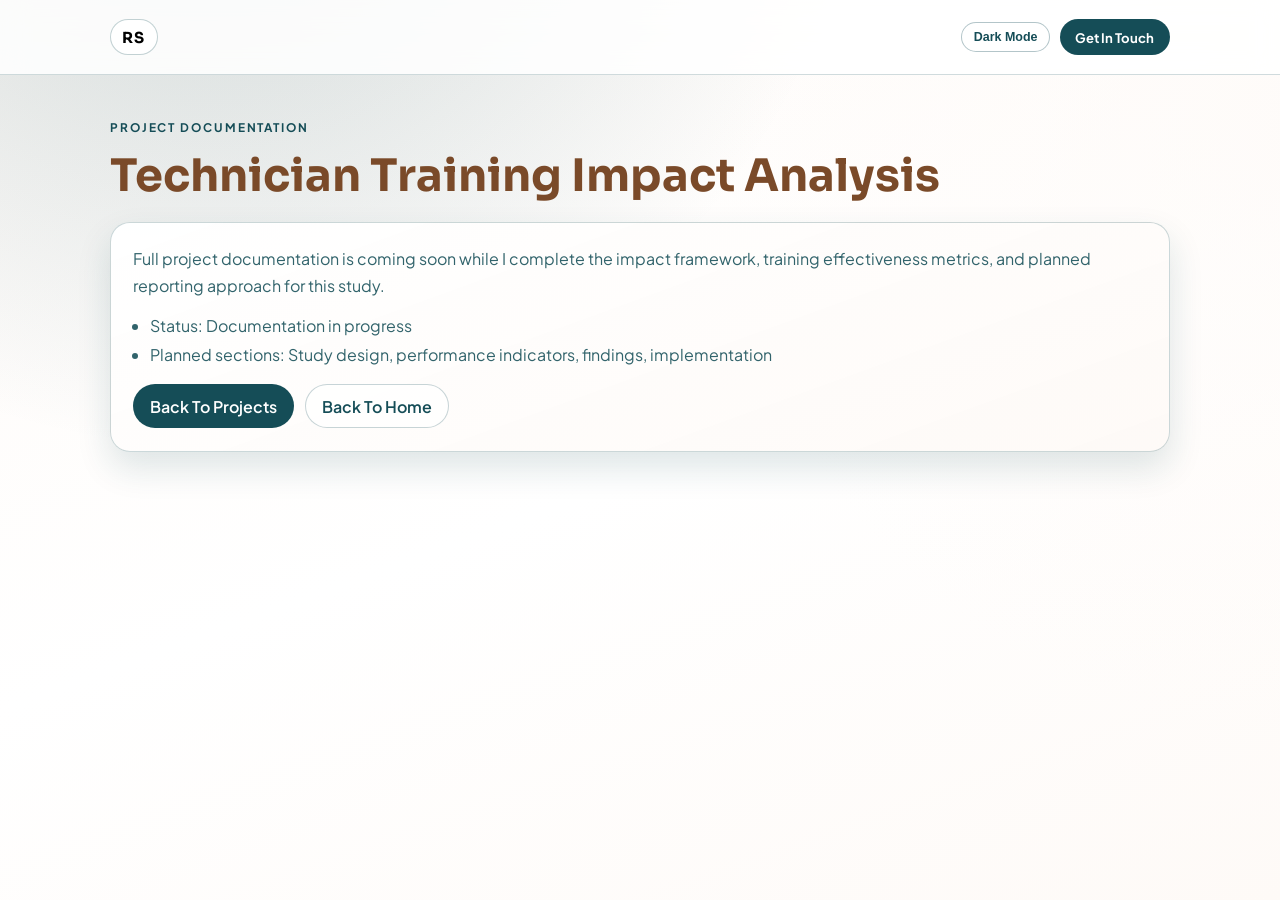
<file: projects/technician-training-impact-analysis.html>
<!DOCTYPE html>
<html lang="en">
  <head>
    <meta charset="UTF-8" />
    <meta name="viewport" content="width=device-width, initial-scale=1.0" />
    <title>Technician Training Impact Analysis | Rohun Savanur</title>
    <link rel="preconnect" href="https://fonts.googleapis.com" />
    <link rel="preconnect" href="https://fonts.gstatic.com" crossorigin />
    <link
      href="https://fonts.googleapis.com/css2?family=Plus+Jakarta+Sans:wght@400;500;600;700&family=Sora:wght@500;600;700;800&display=swap"
      rel="stylesheet"
    />
    <script>
      (() => {
        try {
          const storedTheme = localStorage.getItem("rohun-theme");
          const prefersDark = window.matchMedia("(prefers-color-scheme: dark)").matches;
          const theme = storedTheme || (prefersDark ? "dark" : "light");
          document.documentElement.setAttribute("data-theme", theme);
        } catch (_) {}
      })();
    </script>
    <link rel="stylesheet" href="./project-doc.css?v=20260311-0001" />
  </head>
  <body>
    <header class="doc-header">
      <div class="container doc-nav-wrap">
        <a href="../index.html#top" class="doc-brand" aria-label="Back to home">RS</a>
        <div class="doc-nav-actions">
          <button class="doc-theme-toggle" id="doc-theme-toggle" type="button" aria-label="Toggle dark mode" aria-pressed="false">Dark Mode</button>
          <a class="doc-contact-btn" href="../index.html#contact">Get In Touch</a>
        </div>
      </div>
    </header>
    <main class="container doc-wrap">
      <p class="eyebrow">Project Documentation</p>
      <h1>Technician Training Impact Analysis</h1>
      <article class="doc-card">
        <p>
          Full project documentation is coming soon while I complete the impact framework,
          training effectiveness metrics, and planned reporting approach for this study.
        </p>
        <ul class="doc-list">
          <li>Status: Documentation in progress</li>
          <li>Planned sections: Study design, performance indicators, findings, implementation</li>
        </ul>
        <div class="actions">
          <a class="btn" href="../index.html#projects">Back To Projects</a>
          <a class="btn btn-ghost" href="../index.html">Back To Home</a>
        </div>
      </article>
    </main>
      <script>
      (() => {
        const key = "rohun-theme";
        const root = document.documentElement;
        const toggle = document.getElementById("doc-theme-toggle");
        if (!toggle) return;

        const setLabel = (theme) => {
          toggle.textContent = theme === "dark" ? "Light Mode" : "Dark Mode";
          toggle.setAttribute("aria-pressed", theme === "dark" ? "true" : "false");
        };

        const getTheme = () => (root.getAttribute("data-theme") === "dark" ? "dark" : "light");
        setLabel(getTheme());

        toggle.addEventListener("click", () => {
          const nextTheme = getTheme() === "dark" ? "light" : "dark";
          root.setAttribute("data-theme", nextTheme);
          try {
            localStorage.setItem(key, nextTheme);
          } catch (_) {}
          setLabel(nextTheme);
        });
      })();
    </script>
  </body>
</html>
</file>
<file: styles.css>
:root {
  --bg: #FEFAF7;
  --bg-soft: #FFFFFF;
  --surface: rgba(255, 255, 255, 0.9);
  --surface-strong: #FFFFFF;
  --line: rgba(21, 77, 87, 0.23);
  --text: #000000;
  --muted: rgba(21, 77, 87, 0.86);
  --accent: #154d57;
  --accent-soft: #7A4A29;
  --accent-2: #154d57;
  --heading-brown: #7A4A29;
  --body-green: #154d57;
  --focus-ring: #000000;
  --focus-ring-gap: #ffffff;
  --radius: 20px;
  --shadow: 0 16px 35px rgba(21, 77, 87, 0.14);
}

:root[data-theme="dark"] {
  --bg: #0f1519;
  --bg-soft: #121c22;
  --surface: rgba(19, 30, 37, 0.92);
  --surface-strong: #18232a;
  --line: rgba(127, 191, 202, 0.28);
  --text: #f4f8f9;
  --muted: rgba(213, 230, 235, 0.88);
  --accent: #78c6cf;
  --accent-soft: #cf9a71;
  --accent-2: #5db2bc;
  --heading-brown: #cf9a71;
  --body-green: #bee7ec;
  --focus-ring: #ffffff;
  --focus-ring-gap: #000000;
  --shadow: 0 16px 35px rgba(0, 0, 0, 0.45);
}

*,
*::before,
*::after {
  box-sizing: border-box;
}

html {
  scroll-behavior: smooth;
}

.skip-link {
  position: fixed;
  top: 0.7rem;
  left: 0.7rem;
  z-index: 1000;
  background: #ffffff;
  color: #000000;
  border: 2px solid #000000;
  border-radius: 10px;
  padding: 0.58rem 0.82rem;
  font-weight: 700;
  text-decoration: none;
  transform: translateY(-170%);
  transition: transform 180ms ease;
}

.skip-link:focus-visible {
  transform: translateY(0);
}

:where(
    a,
    button,
    [tabindex]:not([tabindex="-1"]),
    input,
    select,
    textarea,
    summary
  ):focus-visible {
  outline: 3px solid var(--focus-ring);
  outline-offset: 3px;
  border-radius: 8px;
}

body {
  margin: 0;
  font-family: "Plus Jakarta Sans", "Segoe UI", sans-serif;
  color: var(--text);
  background: radial-gradient(circle at 15% -22%, rgba(21, 77, 87, 0.22) 0%, rgba(21, 77, 87, 0) 42%),
    radial-gradient(circle at 102% 15%, rgba(254, 250, 247, 0.72) 0%, rgba(254, 250, 247, 0) 40%),
    linear-gradient(160deg, var(--bg) 0%, var(--bg-soft) 50%, #FEFAF7 100%);
  min-height: 100vh;
  overflow-x: hidden;
}

:root[data-theme="dark"] body {
  background:
    radial-gradient(circle at 15% -22%, rgba(120, 198, 207, 0.22) 0%, rgba(120, 198, 207, 0) 42%),
    radial-gradient(circle at 102% 15%, rgba(18, 28, 34, 0.72) 0%, rgba(18, 28, 34, 0) 40%),
    linear-gradient(160deg, #0f1519 0%, #121c22 50%, #11181d 100%);
}

.container {
  width: min(1120px, 92vw);
  margin: 0 auto;
}

.page-noise {
  position: fixed;
  inset: 0;
  pointer-events: none;
  opacity: 0.05;
  z-index: -1;
  background-image: radial-gradient(rgba(21, 77, 87, 0.08) 0.5px, transparent 0.5px);
  background-size: 4px 4px;
}

.bg-orb {
  position: fixed;
  border-radius: 50%;
  filter: blur(60px);
  opacity: 0.3;
  pointer-events: none;
  z-index: -2;
}

.orb-a {
  width: 380px;
  height: 380px;
  left: -80px;
  top: 60px;
  background: rgba(21, 77, 87, 0.3);
  animation: float 11s ease-in-out infinite;
}

.orb-b {
  width: 260px;
  height: 260px;
  right: 9%;
  top: 26%;
  background: rgba(21, 77, 87, 0.18);
  animation: float 9s ease-in-out infinite reverse;
}

.orb-c {
  width: 300px;
  height: 300px;
  right: -70px;
  bottom: 15%;
  background: rgba(122, 74, 41, 0.45);
  animation: float 12s ease-in-out infinite;
}

.site-header {
  position: sticky;
  top: 0;
  z-index: 20;
  backdrop-filter: blur(14px);
  background: rgba(255, 255, 255, 0.82);
  border-bottom: 1px solid rgba(21, 77, 87, 0.17);
}

:root[data-theme="dark"] .site-header {
  background: rgba(10, 17, 22, 0.86);
  border-bottom-color: rgba(120, 198, 207, 0.25);
}

.nav-wrap {
  display: flex;
  align-items: center;
  justify-content: space-between;
  min-height: 74px;
  gap: 16px;
}

.brand {
  font-family: "Sora", "Avenir Next", sans-serif;
  font-weight: 700;
  color: var(--text);
  text-decoration: none;
  letter-spacing: 0.08em;
}

.main-nav {
  display: flex;
  gap: 1.2rem;
}

.theme-toggle {
  display: inline-flex;
  align-items: center;
  gap: 0.44rem;
  border: 1px solid rgba(21, 77, 87, 0.28);
  background: rgba(255, 255, 255, 0.74);
  color: var(--accent);
  border-radius: 999px;
  padding: 0.46rem 0.72rem;
  font-size: 0.78rem;
  font-weight: 700;
  cursor: pointer;
  transition: transform 180ms ease, border-color 180ms ease, background-color 180ms ease, color 180ms ease;
}

.theme-toggle:hover {
  transform: translateY(-1px);
  border-color: rgba(21, 77, 87, 0.5);
  background: rgba(255, 255, 255, 0.96);
}

:root[data-theme="dark"] .theme-toggle {
  border-color: rgba(120, 198, 207, 0.34);
  background: rgba(16, 25, 31, 0.9);
  color: #dff5f8;
}

:root[data-theme="dark"] .theme-toggle:hover {
  border-color: rgba(120, 198, 207, 0.56);
  background: rgba(21, 33, 40, 0.95);
}

.theme-toggle-icon {
  width: 0.68rem;
  height: 0.68rem;
  border-radius: 50%;
  background: var(--accent);
  box-shadow: 0 0 0 2px rgba(21, 77, 87, 0.16);
}

.theme-toggle-text {
  line-height: 1;
}

.main-nav a {
  position: relative;
  color: var(--muted);
  text-decoration: none;
  font-size: 0.94rem;
  padding-bottom: 0.3rem;
  transition: color 220ms ease;
}

.main-nav a::after {
  content: "";
  position: absolute;
  left: 0;
  right: 0;
  bottom: 0;
  height: 2px;
  border-radius: 999px;
  background: var(--accent);
  transform: scaleX(0);
  transform-origin: left;
  transition: transform 220ms ease;
}

.main-nav a:hover {
  color: var(--text);
}

.main-nav a:focus-visible {
  color: var(--text);
}

.main-nav a:hover::after,
.main-nav a:focus-visible::after {
  transform: scaleX(1);
}

.btn {
  border: 1px solid transparent;
  border-radius: 999px;
  display: inline-flex;
  align-items: center;
  justify-content: center;
  gap: 8px;
  padding: 0.75rem 1.2rem;
  font-weight: 600;
  text-decoration: none;
  color: #ffffff;
  background: linear-gradient(115deg, var(--accent), var(--accent-2));
  box-shadow: 0 12px 24px rgba(21, 77, 87, 0.2);
  transition: transform 220ms ease, box-shadow 220ms ease;
}

.btn:hover {
  transform: translateY(-2px);
  box-shadow: 0 16px 26px rgba(21, 77, 87, 0.26);
}

.btn:focus-visible,
.project-doc-btn:focus-visible {
  box-shadow:
    0 0 0 3px var(--focus-ring-gap),
    0 0 0 6px var(--focus-ring),
    0 14px 24px rgba(21, 77, 87, 0.24);
}

.btn-ghost {
  color: var(--accent);
  border-color: rgba(21, 77, 87, 0.35);
  background: rgba(255, 255, 255, 0.85);
  box-shadow: none;
}

.btn-ghost:hover {
  border-color: rgba(21, 77, 87, 0.62);
}

.btn-small {
  padding: 0.55rem 0.92rem;
  font-size: 0.84rem;
}

.hero {
  padding: 7rem 0 3.6rem;
  display: grid;
  grid-template-columns: minmax(0, 1.25fr) minmax(280px, 0.75fr);
  gap: 1.3rem 1.8rem;
  align-items: start;
}

.hero-main {
  min-width: 0;
}

.profile-card {
  border: 1px solid var(--line);
  border-radius: calc(var(--radius) + 4px);
  background: linear-gradient(155deg, rgba(255, 255, 255, 0.94), rgba(254, 250, 247, 0.97));
  box-shadow: var(--shadow);
  padding: 0.65rem;
  justify-self: end;
  width: min(370px, 100%);
}

.profile-photo {
  width: 100%;
  height: auto;
  display: block;
  border-radius: calc(var(--radius) - 2px);
  aspect-ratio: 4 / 5;
  object-fit: cover;
  object-position: center 26%;
}

.photo-fallback {
  display: none;
  place-items: center;
  width: 100%;
  aspect-ratio: 4 / 5;
  border-radius: calc(var(--radius) - 2px);
  font-family: "Sora", "Avenir Next", sans-serif;
  font-size: clamp(2.8rem, 7vw, 4.5rem);
  color: var(--accent);
  background: linear-gradient(145deg, #ffffff, #FEFAF7);
}

.eyebrow {
  text-transform: uppercase;
  letter-spacing: 0.16em;
  color: var(--accent);
  font-size: 0.72rem;
  margin-bottom: 0.8rem;
  font-weight: 700;
}

.hero .eyebrow {
  color: var(--heading-brown);
}

.hero-title {
  font-family: "Sora", "Avenir Next", sans-serif;
  margin: 0;
  font-size: clamp(2.1rem, 6vw, 4.2rem);
  line-height: 1.06;
  max-width: 12.5ch;
}

.hero-title span {
  display: block;
  font-size: clamp(1rem, 2vw, 1.4rem);
  line-height: 1.45;
  margin-top: 1.2rem;
  color: var(--muted);
  max-width: 34ch;
  font-family: "Plus Jakarta Sans", "Segoe UI", sans-serif;
  font-weight: 500;
}

.hero-copy {
  color: var(--muted);
  margin-top: 1.5rem;
  max-width: 60ch;
}

.hero-actions {
  margin-top: 2rem;
  display: flex;
  gap: 0.8rem;
  flex-wrap: wrap;
}

.hero-metrics {
  margin: 3rem 0 0;
  padding: 0;
  list-style: none;
  display: grid;
  grid-template-columns: repeat(3, minmax(0, 1fr));
  gap: 0.9rem;
  grid-column: 1 / -1;
}

.hero-metrics li {
  padding: 1.2rem;
  border: 1px solid var(--line);
  border-radius: var(--radius);
  background: linear-gradient(160deg, rgba(255, 255, 255, 0.98), rgba(254, 250, 247, 0.98));
}

.hero-metrics strong {
  display: block;
  font-family: "Sora", "Avenir Next", sans-serif;
  font-size: 1.2rem;
  margin-bottom: 0.25rem;
}

.hero-metrics span {
  color: var(--muted);
  font-size: 0.9rem;
  line-height: 1.4;
}

.section {
  padding: 3.4rem 0;
}

.section-head {
  display: grid;
  gap: 0.62rem;
}

.section-head h2 {
  margin: 0;
  font-family: "Sora", "Avenir Next", sans-serif;
  font-size: clamp(1.5rem, 4vw, 2.2rem);
  color: var(--accent);
}

.section-head p {
  color: var(--body-green);
  margin: 0;
}

.section-head .eyebrow {
  color: var(--heading-brown);
}

.about-summary {
  margin-top: 1.4rem;
}

.about-info-grid {
  margin-top: 1.8rem;
}

.glass-card {
  border-radius: var(--radius);
  border: 1px solid var(--line);
  background: linear-gradient(150deg, var(--surface), var(--surface-strong));
  box-shadow: var(--shadow);
  padding: 1.25rem 1.25rem;
  backdrop-filter: blur(7px);
}

.glass-card h3 {
  margin: 0;
  font-family: "Sora", "Avenir Next", sans-serif;
  font-size: 1.1rem;
}

.tools-showcase {
  margin-top: 1rem;
  border-radius: calc(var(--radius) + 2px);
  border: 1px solid var(--line);
  background: linear-gradient(150deg, rgba(255, 255, 255, 0.96), rgba(254, 250, 247, 0.32));
  box-shadow: var(--shadow);
  padding: 1.2rem;
}

.tools-showcase-head h3 {
  margin: 0;
  font-family: "Sora", "Avenir Next", sans-serif;
  font-size: clamp(1.02rem, 2.3vw, 1.45rem);
  color: var(--accent);
  max-width: 46ch;
}

.tools-showcase-head .eyebrow {
  margin-bottom: 0.5rem;
}

.tools-grid {
  margin-top: 1rem;
  display: grid;
  grid-template-columns: repeat(3, minmax(0, 1fr));
  gap: 0.8rem;
}

.tool-card {
  position: relative;
  border-radius: 16px;
  border: 1px solid rgba(21, 77, 87, 0.28);
  background: linear-gradient(160deg, rgba(255, 255, 255, 0.98), rgba(254, 250, 247, 0.97));
  padding: 0.65rem;
  transition: transform 220ms ease, box-shadow 220ms ease, border-color 220ms ease;
}

.tool-card:hover {
  transform: translateY(-4px);
  box-shadow: 0 14px 25px rgba(21, 77, 87, 0.16);
  border-color: rgba(21, 77, 87, 0.56);
}

.tool-photo {
  border-radius: 12px;
  border: 1px solid rgba(21, 77, 87, 0.22);
  min-height: 130px;
  display: grid;
  place-items: center;
  background:
    radial-gradient(circle at 22% 14%, rgba(21, 77, 87, 0.2), rgba(21, 77, 87, 0) 54%),
    radial-gradient(circle at 84% 88%, rgba(254, 250, 247, 0.76), rgba(254, 250, 247, 0) 56%),
    linear-gradient(140deg, rgba(255, 255, 255, 0.98), rgba(254, 250, 247, 0.98));
}

.tool-photo img {
  width: clamp(50px, 5.5vw, 68px);
  height: clamp(50px, 5.5vw, 68px);
  object-fit: contain;
  filter: drop-shadow(0 7px 10px rgba(21, 77, 87, 0.18));
}

.tool-card h3 {
  margin: 0.72rem 0 0;
  font-family: "Sora", "Avenir Next", sans-serif;
  font-size: 0.95rem;
}

.tool-card p {
  margin: 0.36rem 0 0;
  color: var(--muted);
  font-size: 0.84rem;
  line-height: 1.45;
}

.info-grid {
  margin-top: 1rem;
  display: grid;
  grid-template-columns: repeat(3, minmax(0, 1fr));
  gap: 0.9rem;
}

.chip-list {
  margin-top: 1rem;
  display: flex;
  flex-wrap: wrap;
  gap: 0.55rem;
}

.chip-list span {
  border-radius: 999px;
  padding: 0.38rem 0.7rem;
  background: rgba(254, 250, 247, 0.45);
  color: var(--accent);
  border: 1px solid rgba(21, 77, 87, 0.25);
  font-size: 0.84rem;
  transition: transform 180ms ease, background-color 180ms ease, color 180ms ease, border-color 180ms ease, box-shadow 180ms ease;
}

.chip-list span:hover {
  transform: translateY(-1px);
  background: var(--accent);
  color: #ffffff;
  border-color: var(--accent);
  box-shadow: 0 8px 14px rgba(21, 77, 87, 0.2);
}

.line-list {
  margin: 1rem 0 0;
  color: var(--muted);
  padding-left: 1.1rem;
}

.line-list li + li {
  margin-top: 0.52rem;
}

.cert-link {
  color: var(--accent);
  text-decoration: none;
  border-bottom: 1px solid transparent;
  transition: color 220ms ease, border-color 220ms ease;
}

.cert-link:hover {
  color: #0f3a42;
  border-color: rgba(21, 77, 87, 0.45);
}

.timeline {
  margin-top: 1rem;
  display: grid;
  gap: 0.9rem;
}

.experience-head {
  display: flex;
  align-items: flex-start;
  justify-content: space-between;
  gap: 1rem;
}

.experience-logo-wrap {
  flex: 0 0 auto;
  min-width: 124px;
  max-width: 168px;
  border-radius: 12px;
  border: 1px solid rgba(21, 77, 87, 0.18);
  background: rgba(255, 255, 255, 0.96);
  padding: 0.42rem 0.55rem;
}

.experience-logo {
  width: 100%;
  height: 34px;
  display: block;
  object-fit: contain;
  object-position: left center;
}

.experience-summary {
  margin: 0.35rem 0 0;
  color: var(--muted);
  line-height: 1.65;
}

.experience-outcomes {
  margin: 0.9rem 0 0;
  padding: 0;
  list-style: none;
  display: grid;
  grid-template-columns: repeat(2, minmax(0, 1fr));
  gap: 0.5rem;
}

.experience-outcomes li {
  border-radius: 11px;
  border: 1px solid rgba(21, 77, 87, 0.2);
  background: rgba(255, 255, 255, 0.86);
  color: var(--accent);
  padding: 0.45rem 0.6rem;
  font-size: 0.78rem;
  line-height: 1.38;
}

.experience-outcomes strong {
  color: var(--heading-brown);
}

.role-meta {
  margin: 0.2rem 0 0.45rem;
  color: var(--accent);
  text-transform: none;
  letter-spacing: 0.01em;
  font-weight: 700;
  font-size: 0.9rem;
}

.experience-skills {
  margin-top: 0.85rem;
  display: flex;
  gap: 0.42rem;
  flex-wrap: wrap;
}

.experience-skills span {
  padding: 0.25rem 0.54rem;
  border-radius: 999px;
  font-size: 0.74rem;
  color: var(--accent);
  background: rgba(254, 250, 247, 0.52);
  border: 1px solid rgba(21, 77, 87, 0.26);
}

.projects-grid {
  margin-top: 1.2rem;
  display: grid;
  grid-template-columns: repeat(auto-fit, minmax(290px, 1fr));
  gap: 0.9rem;
}

.project-card {
  position: relative;
  overflow: visible;
  border: 1px solid var(--line);
  border-radius: var(--radius);
  background: linear-gradient(165deg, rgba(255, 255, 255, 0.98), rgba(254, 250, 247, 0.98));
  box-shadow: var(--shadow);
  padding: 1.2rem;
  display: flex;
  flex-direction: column;
  transition: transform 240ms ease, border-color 240ms ease;
}

.project-card:hover {
  transform: translateY(-4px);
  border-color: rgba(21, 77, 87, 0.55);
}

.project-top {
  display: flex;
  justify-content: space-between;
  align-items: center;
  gap: 0.6rem;
}

.project-card h3 {
  margin: 0.95rem 0 0.65rem;
  font-family: "Sora", "Avenir Next", sans-serif;
}

.project-card p {
  margin: 0;
  color: var(--muted);
}

.project-preview-card {
  position: absolute;
  left: 0;
  right: 0;
  bottom: calc(100% + 12px);
  border-radius: 16px;
  border: 1px solid rgba(21, 77, 87, 0.26);
  background: linear-gradient(145deg, rgba(255, 255, 255, 0.99), rgba(254, 250, 247, 0.99));
  color: var(--accent);
  box-shadow: 0 14px 28px rgba(21, 77, 87, 0.16);
  padding: 0.78rem;
  font-size: 0.8rem;
  line-height: 1.45;
  opacity: 0;
  transform: translateY(8px);
  pointer-events: none;
  transition: opacity 180ms ease, transform 180ms ease;
  z-index: 8;
}

.project-card:hover .project-preview-card,
.project-card:focus-within .project-preview-card {
  opacity: 1;
  transform: translateY(0);
}

.preview-placeholder {
  min-height: 110px;
  border-radius: 10px;
  border: 1px dashed rgba(21, 77, 87, 0.34);
  background: linear-gradient(125deg, rgba(21, 77, 87, 0.24), rgba(21, 77, 87, 0.12));
  display: grid;
  place-items: center;
  color: var(--accent);
  font-weight: 700;
  font-size: 0.78rem;
  letter-spacing: 0.02em;
}

.preview-list {
  margin: 0.58rem 0 0;
}

.preview-row {
  margin-top: 0.35rem;
  padding-top: 0.35rem;
  display: grid;
  grid-template-columns: minmax(86px, auto) minmax(0, 1fr);
  gap: 0.5rem;
  border-top: 1px dashed rgba(21, 77, 87, 0.22);
}

.preview-row:first-child {
  margin-top: 0;
  padding-top: 0;
  border-top: 0;
}

.preview-row dt {
  margin: 0;
  color: var(--heading-brown);
  font-size: 0.72rem;
  font-weight: 700;
  text-transform: uppercase;
  letter-spacing: 0.06em;
}

.preview-row dd {
  margin: 0;
  color: var(--muted);
  font-size: 0.77rem;
  line-height: 1.45;
}

.project-tags {
  display: flex;
  gap: 0.45rem;
  flex-wrap: wrap;
  margin-top: 0.9rem;
}

.project-tags span {
  padding: 0.26rem 0.56rem;
  border-radius: 999px;
  font-size: 0.73rem;
  color: var(--accent);
  border: 1px solid rgba(21, 77, 87, 0.26);
  background: rgba(254, 250, 247, 0.5);
}

.project-doc-btn {
  margin-top: 0.9rem;
  align-self: flex-start;
  text-decoration: none;
  color: #ffffff;
  font-size: 0.82rem;
  font-weight: 700;
  border-radius: 999px;
  padding: 0.5rem 0.86rem;
  background: linear-gradient(115deg, var(--accent), var(--accent-2));
  border: 1px solid rgba(21, 77, 87, 0.14);
  transition: transform 180ms ease, box-shadow 180ms ease;
}

.project-doc-btn:hover {
  transform: translateY(-2px);
  box-shadow: 0 9px 18px rgba(21, 77, 87, 0.22);
}

.project-date {
  border-radius: 999px;
  padding: 0.25rem 0.58rem;
  font-size: 0.72rem;
  font-weight: 700;
  text-transform: uppercase;
  letter-spacing: 0.04em;
  background: rgba(21, 77, 87, 0.17);
  color: var(--accent);
}

.footer {
  margin-top: 2.2rem;
  margin-bottom: 2.5rem;
  padding: 1.5rem;
  border-radius: var(--radius);
  border: 1px solid var(--line);
  background: linear-gradient(140deg, rgba(255, 255, 255, 0.97), rgba(254, 250, 247, 0.98));
  box-shadow: var(--shadow);
}

.footer h2 {
  margin: 0;
  font-family: "Sora", "Avenir Next", sans-serif;
}

.footer p {
  color: var(--muted);
}

.contact-links {
  display: flex;
  flex-wrap: wrap;
  gap: 0.8rem 1rem;
}

.contact-links a {
  color: var(--accent);
  text-decoration: none;
  border-bottom: 1px solid transparent;
  transition: border-color 220ms ease;
}

.contact-links a:hover {
  border-color: rgba(21, 77, 87, 0.7);
}

.contact-links a:focus-visible,
.cert-link:focus-visible {
  border-color: #000000;
}

.footer-note {
  margin-top: 1.1rem;
  font-size: 0.86rem;
}

:root[data-theme="dark"] .profile-card,
:root[data-theme="dark"] .hero-metrics li,
:root[data-theme="dark"] .tools-showcase,
:root[data-theme="dark"] .tool-card,
:root[data-theme="dark"] .glass-card,
:root[data-theme="dark"] .project-card,
:root[data-theme="dark"] .project-preview-card,
:root[data-theme="dark"] .footer,
:root[data-theme="dark"] .experience-logo-wrap {
  background: linear-gradient(160deg, rgba(19, 30, 37, 0.98), rgba(14, 22, 28, 0.98));
}

:root[data-theme="dark"] .btn-ghost {
  background: rgba(18, 28, 34, 0.9);
  border-color: rgba(120, 198, 207, 0.42);
  color: #def6f9;
}

:root[data-theme="dark"] .photo-fallback {
  background: linear-gradient(145deg, #1a2730, #10181d);
}

:root[data-theme="dark"] .tool-photo {
  border-color: rgba(120, 198, 207, 0.28);
  background:
    radial-gradient(circle at 22% 14%, rgba(120, 198, 207, 0.2), rgba(120, 198, 207, 0) 54%),
    radial-gradient(circle at 84% 88%, rgba(18, 28, 34, 0.75), rgba(18, 28, 34, 0) 56%),
    linear-gradient(140deg, rgba(22, 33, 40, 0.98), rgba(15, 23, 29, 0.98));
}

:root[data-theme="dark"] .chip-list span,
:root[data-theme="dark"] .experience-skills span,
:root[data-theme="dark"] .project-tags span,
:root[data-theme="dark"] .project-date,
:root[data-theme="dark"] .experience-outcomes li {
  background: rgba(22, 33, 40, 0.9);
  border-color: rgba(120, 198, 207, 0.32);
}

:root[data-theme="dark"] .preview-placeholder {
  border-color: rgba(120, 198, 207, 0.44);
  background: linear-gradient(125deg, rgba(120, 198, 207, 0.25), rgba(120, 198, 207, 0.14));
}

:root[data-theme="dark"] .cert-link:hover,
:root[data-theme="dark"] .contact-links a:hover {
  border-color: rgba(120, 198, 207, 0.72);
}

:root[data-theme="dark"] .page-noise {
  opacity: 0.08;
  background-image: radial-gradient(rgba(255, 255, 255, 0.08) 0.5px, transparent 0.5px);
}

.reveal {
  opacity: 0;
  transform: translateY(16px);
  transition: opacity 500ms ease, transform 500ms ease;
}

.reveal.is-visible {
  opacity: 1;
  transform: translateY(0);
}

@keyframes float {
  0%,
  100% {
    transform: translateY(0) translateX(0);
  }
  50% {
    transform: translateY(-18px) translateX(10px);
  }
}

@media (max-width: 960px) {
  .main-nav {
    display: none;
  }

  .hero {
    grid-template-columns: 1fr;
    gap: 1rem;
  }

  .profile-card {
    justify-self: start;
    width: min(350px, 100%);
  }

  .hero-metrics {
    margin-top: 1rem;
    grid-template-columns: 1fr;
  }

  .info-grid,
  .projects-grid {
    grid-template-columns: 1fr 1fr;
  }

  .tools-grid {
    grid-template-columns: repeat(2, minmax(0, 1fr));
  }
}

@media (max-width: 720px) {
  .site-header {
    position: static;
  }

  .theme-toggle-text {
    display: none;
  }

  .theme-toggle {
    padding: 0.5rem;
    min-width: 2rem;
    justify-content: center;
  }

  .hero {
    padding-top: 3.5rem;
    grid-template-columns: 1fr;
  }

  .info-grid,
  .projects-grid {
    grid-template-columns: 1fr;
  }

  .tools-grid {
    grid-template-columns: 1fr;
  }

  .project-preview-card {
    left: 0.2rem;
    right: 0.2rem;
  }

  .experience-head {
    flex-direction: column;
    align-items: flex-start;
  }

  .experience-outcomes {
    grid-template-columns: 1fr;
  }

  .experience-logo-wrap {
    min-width: 0;
    max-width: 170px;
  }
}

@media (prefers-reduced-motion: reduce) {
  html {
    scroll-behavior: auto;
  }

  .bg-orb,
  .reveal,
  .btn,
  .project-card {
    animation: none;
    transition: none;
  }

  .reveal {
    opacity: 1;
    transform: none;
  }
}
</file>
<file: projects/project-doc.css>
*,
*::before,
*::after {
  box-sizing: border-box;
}

:root {
  --bg: #FEFAF7;
  --surface: #FFFFFF;
  --text: #000000;
  --accent: #154d57;
  --accent-soft: #7A4A29;
  --line: rgba(21, 77, 87, 0.22);
  --muted: rgba(21, 77, 87, 0.88);
  --radius: 20px;
  --shadow: 0 16px 34px rgba(21, 77, 87, 0.14);
}

:root[data-theme="dark"] {
  --bg: #0f1519;
  --surface: #121c22;
  --text: #f4f8f9;
  --accent: #78c6cf;
  --accent-soft: #cf9a71;
  --line: rgba(127, 191, 202, 0.28);
  --muted: rgba(213, 230, 235, 0.88);
  --shadow: 0 16px 34px rgba(0, 0, 0, 0.45);
}

body {
  margin: 0;
  font-family: "Plus Jakarta Sans", "Segoe UI", sans-serif;
  color: var(--text);
  background: radial-gradient(circle at 16% -24%, rgba(21, 77, 87, 0.22) 0%, rgba(21, 77, 87, 0) 43%),
    radial-gradient(circle at 105% 12%, rgba(254, 250, 247, 0.75) 0%, rgba(254, 250, 247, 0) 41%),
    linear-gradient(160deg, var(--bg) 0%, var(--surface) 52%, var(--bg) 100%);
  min-height: 100vh;
}

:root[data-theme="dark"] body {
  background:
    radial-gradient(circle at 16% -24%, rgba(120, 198, 207, 0.2) 0%, rgba(120, 198, 207, 0) 43%),
    radial-gradient(circle at 105% 12%, rgba(18, 28, 34, 0.75) 0%, rgba(18, 28, 34, 0) 41%),
    linear-gradient(160deg, #0f1519 0%, #121c22 52%, #11181d 100%);
}

.container {
  width: min(1060px, 92vw);
  margin: 0 auto;
}

.doc-header {
  position: sticky;
  top: 0;
  z-index: 40;
  backdrop-filter: blur(14px);
  background: rgba(255, 255, 255, 0.86);
  border-bottom: 1px solid rgba(21, 77, 87, 0.2);
}

:root[data-theme="dark"] .doc-header {
  background: rgba(10, 17, 22, 0.9);
  border-bottom-color: rgba(120, 198, 207, 0.28);
}

.doc-nav-wrap {
  min-height: 74px;
  display: flex;
  align-items: center;
  justify-content: space-between;
  gap: 0.8rem;
}

.doc-nav-actions {
  display: flex;
  align-items: center;
  gap: 0.58rem;
}

.doc-theme-toggle {
  border: 1px solid rgba(21, 77, 87, 0.32);
  background: rgba(255, 255, 255, 0.88);
  color: var(--accent);
  border-radius: 999px;
  padding: 0.46rem 0.74rem;
  font-size: 0.78rem;
  font-weight: 700;
  cursor: pointer;
  transition: transform 180ms ease, background-color 180ms ease, border-color 180ms ease;
}

.doc-theme-toggle:hover {
  transform: translateY(-1px);
  border-color: rgba(21, 77, 87, 0.52);
}

:root[data-theme="dark"] .doc-theme-toggle {
  border-color: rgba(120, 198, 207, 0.36);
  background: rgba(16, 25, 31, 0.9);
  color: #def6f9;
}

.doc-brand {
  text-decoration: none;
  font-family: "Sora", "Avenir Next", sans-serif;
  font-size: 0.95rem;
  font-weight: 700;
  letter-spacing: 0.08em;
  color: var(--text);
  border: 1px solid rgba(21, 77, 87, 0.26);
  background: rgba(255, 255, 255, 0.9);
  border-radius: 999px;
  padding: 0.45rem 0.7rem;
  transition: transform 180ms ease, border-color 180ms ease, background-color 180ms ease;
}

.doc-brand:hover {
  transform: translateY(-1px);
  border-color: rgba(21, 77, 87, 0.5);
}

:root[data-theme="dark"] .doc-brand {
  border-color: rgba(120, 198, 207, 0.36);
  background: rgba(16, 25, 31, 0.9);
  color: #def6f9;
}

.doc-contact-btn {
  display: inline-flex;
  align-items: center;
  justify-content: center;
  border-radius: 999px;
  border: 1px solid transparent;
  text-decoration: none;
  font-weight: 700;
  padding: 0.56rem 0.92rem;
  font-size: 0.82rem;
  background: linear-gradient(118deg, var(--accent), var(--accent));
  color: #ffffff;
  transition: transform 180ms ease, box-shadow 180ms ease;
}

.doc-contact-btn:hover {
  transform: translateY(-1px);
  box-shadow: 0 9px 18px rgba(21, 77, 87, 0.2);
}

.doc-wrap {
  padding: 2.8rem 0 2.5rem;
}

.eyebrow {
  margin: 0;
  text-transform: uppercase;
  letter-spacing: 0.16em;
  color: var(--accent);
  font-size: 0.74rem;
  font-weight: 700;
}

h1 {
  margin: 0.8rem 0 0;
  font-family: "Sora", "Avenir Next", sans-serif;
  font-size: clamp(1.9rem, 3.8vw, 2.8rem);
  color: var(--accent-soft);
}

.doc-lead {
  margin: 1rem 0 0;
  color: var(--muted);
  max-width: 80ch;
  line-height: 1.72;
  font-size: 1rem;
}

.doc-card {
  margin-top: 1.15rem;
  border: 1px solid var(--line);
  border-radius: var(--radius);
  background: linear-gradient(160deg, rgba(255, 255, 255, 0.95), rgba(254, 250, 247, 0.98));
  box-shadow: var(--shadow);
  padding: 1.35rem 1.35rem 1.42rem;
}

.doc-card p {
  margin: 0;
  color: var(--muted);
  line-height: 1.7;
}

.case-section h2 {
  margin: 0 0 0.9rem;
  font-family: "Sora", "Avenir Next", sans-serif;
  color: var(--accent-soft);
  font-size: clamp(1.15rem, 2vw, 1.45rem);
}

.doc-list {
  margin: 1rem 0 0;
  padding-left: 1.1rem;
  color: var(--muted);
}

.doc-list li + li {
  margin-top: 0.5rem;
}

.meta-grid {
  display: grid;
  grid-template-columns: repeat(2, minmax(0, 1fr));
  gap: 0.78rem;
}

.meta-item {
  border-radius: 14px;
  border: 1px solid rgba(21, 77, 87, 0.22);
  background: rgba(255, 255, 255, 0.9);
  padding: 0.72rem 0.85rem;
}

.meta-label {
  display: block;
  font-size: 0.72rem;
  text-transform: uppercase;
  letter-spacing: 0.09em;
  color: var(--accent-soft);
  font-weight: 700;
}

.meta-value {
  display: block;
  margin-top: 0.28rem;
  color: var(--accent);
  font-size: 0.92rem;
  line-height: 1.5;
  font-weight: 600;
}

.timeline-list {
  margin: 1rem 0 0;
  padding-left: 1.2rem;
  color: var(--muted);
}

.timeline-list li + li {
  margin-top: 0.55rem;
}

.case-grid {
  margin-top: 1rem;
  display: grid;
  grid-template-columns: repeat(3, minmax(0, 1fr));
  gap: 0.75rem;
}

.case-card {
  border-radius: 14px;
  border: 1px solid rgba(21, 77, 87, 0.2);
  background: rgba(255, 255, 255, 0.9);
  padding: 0.8rem;
}

.case-card h3 {
  margin: 0;
  font-family: "Sora", "Avenir Next", sans-serif;
  color: var(--accent);
  font-size: 0.98rem;
}

.case-card p {
  margin-top: 0.48rem;
  font-size: 0.9rem;
  line-height: 1.62;
}

.chip-list {
  display: flex;
  flex-wrap: wrap;
  gap: 0.5rem;
}

.chip-list span {
  border-radius: 999px;
  border: 1px solid rgba(21, 77, 87, 0.25);
  background: rgba(254, 250, 247, 0.72);
  color: var(--accent);
  padding: 0.34rem 0.72rem;
  font-size: 0.8rem;
  font-weight: 600;
}

.diagram {
  margin: 0;
  border-radius: 16px;
  border: 1px solid rgba(21, 77, 87, 0.2);
  background: rgba(255, 255, 255, 0.95);
  padding: 0.95rem;
}

.diagram img {
  display: block;
  width: 100%;
  height: auto;
  border-radius: 12px;
}

.diagram figcaption {
  margin-top: 0.52rem;
  font-size: 0.82rem;
  color: var(--accent);
}

.stat-grid {
  margin-top: 1rem;
  display: grid;
  grid-template-columns: repeat(4, minmax(0, 1fr));
  gap: 0.7rem;
}

.stat-card {
  border-radius: 14px;
  border: 1px solid rgba(21, 77, 87, 0.2);
  background: rgba(255, 255, 255, 0.9);
  padding: 0.75rem 0.8rem;
}

.stat-value {
  display: block;
  font-family: "Sora", "Avenir Next", sans-serif;
  color: var(--accent-soft);
  font-size: 1.25rem;
  font-weight: 700;
}

.stat-label {
  display: block;
  margin-top: 0.22rem;
  color: var(--accent);
  font-size: 0.78rem;
  line-height: 1.4;
}

.metric-definitions {
  margin-top: 1rem;
}

.metric-definitions h3 {
  margin: 0 0 0.6rem;
  font-family: "Sora", "Avenir Next", sans-serif;
  color: var(--accent);
  font-size: 1rem;
}

.metric-grid {
  display: grid;
  grid-template-columns: repeat(3, minmax(0, 1fr));
  gap: 0.7rem;
}

.metric-card {
  border-radius: 12px;
  border: 1px solid rgba(21, 77, 87, 0.2);
  background: rgba(255, 255, 255, 0.9);
  padding: 0.72rem 0.76rem;
}

.metric-card h4 {
  margin: 0;
  font-family: "Sora", "Avenir Next", sans-serif;
  color: var(--accent);
  font-size: 0.9rem;
}

.metric-card p {
  margin-top: 0.35rem;
  color: var(--muted);
  font-size: 0.82rem;
  line-height: 1.52;
}

.actions {
  margin-top: 1.2rem;
  display: flex;
  flex-wrap: wrap;
  gap: 0.7rem;
}

.btn {
  display: inline-flex;
  align-items: center;
  justify-content: center;
  border-radius: 999px;
  border: 1px solid transparent;
  text-decoration: none;
  font-weight: 600;
  padding: 0.66rem 1rem;
  background: linear-gradient(118deg, var(--accent), var(--accent));
  color: #FFFFFF;
  transition: transform 180ms ease, box-shadow 180ms ease;
}

.btn:hover {
  transform: translateY(-1px);
  box-shadow: 0 8px 18px rgba(21, 77, 87, 0.2);
}

.btn-ghost {
  color: var(--accent);
  border-color: rgba(21, 77, 87, 0.24);
  background: rgba(255, 255, 255, 0.7);
}

:root[data-theme="dark"] .doc-card,
:root[data-theme="dark"] .meta-item,
:root[data-theme="dark"] .case-card,
:root[data-theme="dark"] .diagram,
:root[data-theme="dark"] .stat-card,
:root[data-theme="dark"] .metric-card {
  background: linear-gradient(160deg, rgba(19, 30, 37, 0.96), rgba(14, 22, 28, 0.96));
}

:root[data-theme="dark"] .chip-list span {
  background: rgba(10, 18, 23, 0.95);
  border-color: rgba(120, 198, 207, 0.6);
  color: #f7feff;
  box-shadow: inset 0 0 0 1px rgba(120, 198, 207, 0.18);
}

:root[data-theme="dark"] .btn-ghost {
  background: rgba(18, 28, 34, 0.9);
  border-color: rgba(120, 198, 207, 0.42);
  color: #def6f9;
}

@media (max-width: 920px) {
  .meta-grid,
  .case-grid {
    grid-template-columns: 1fr 1fr;
  }

  .stat-grid {
    grid-template-columns: repeat(2, minmax(0, 1fr));
  }

  .metric-grid {
    grid-template-columns: repeat(2, minmax(0, 1fr));
  }

  .doc-contact-btn {
    padding: 0.54rem 0.84rem;
  }
}

@media (max-width: 680px) {
  .meta-grid,
  .case-grid,
  .stat-grid,
  .metric-grid {
    grid-template-columns: 1fr;
  }

  .doc-nav-wrap {
    min-height: 66px;
  }

  .doc-theme-toggle {
    font-size: 0.75rem;
    padding: 0.45rem 0.66rem;
  }

  .doc-contact-btn {
    font-size: 0.76rem;
    padding: 0.48rem 0.74rem;
  }
}
</file>
